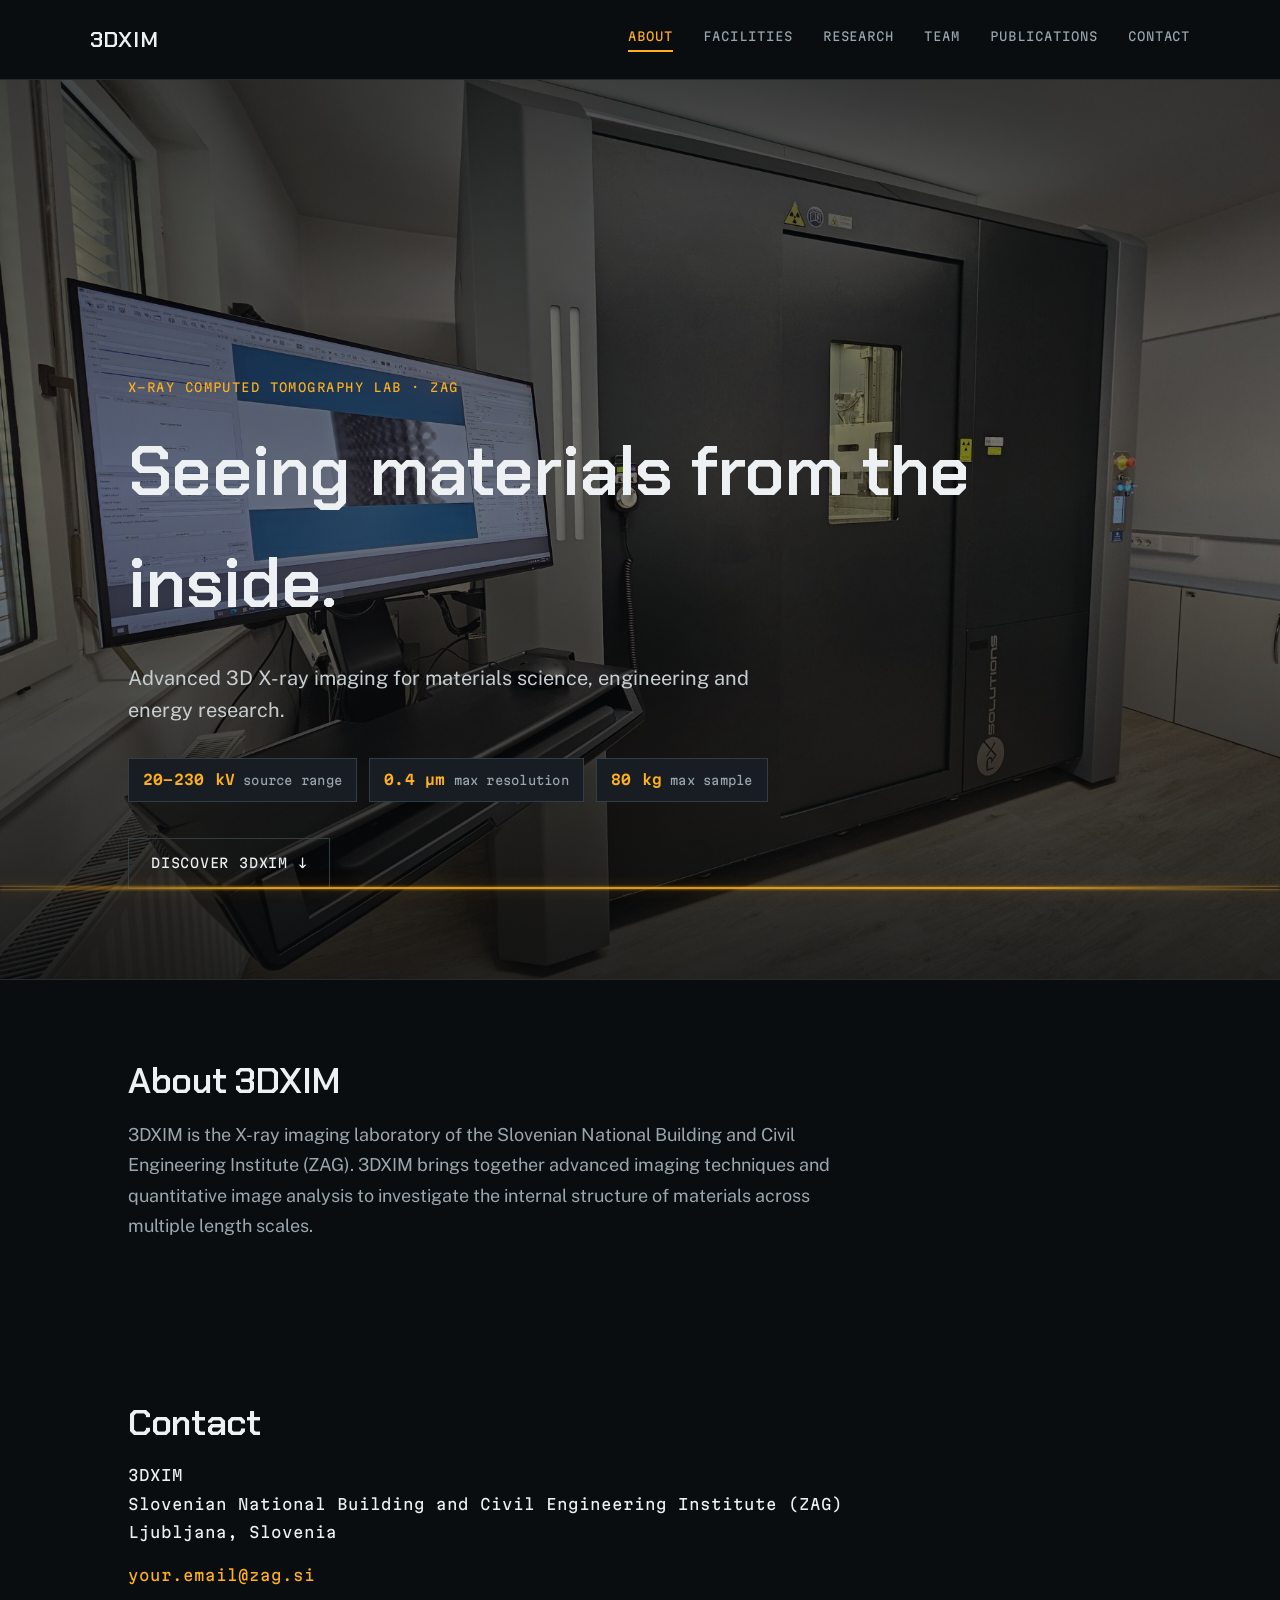
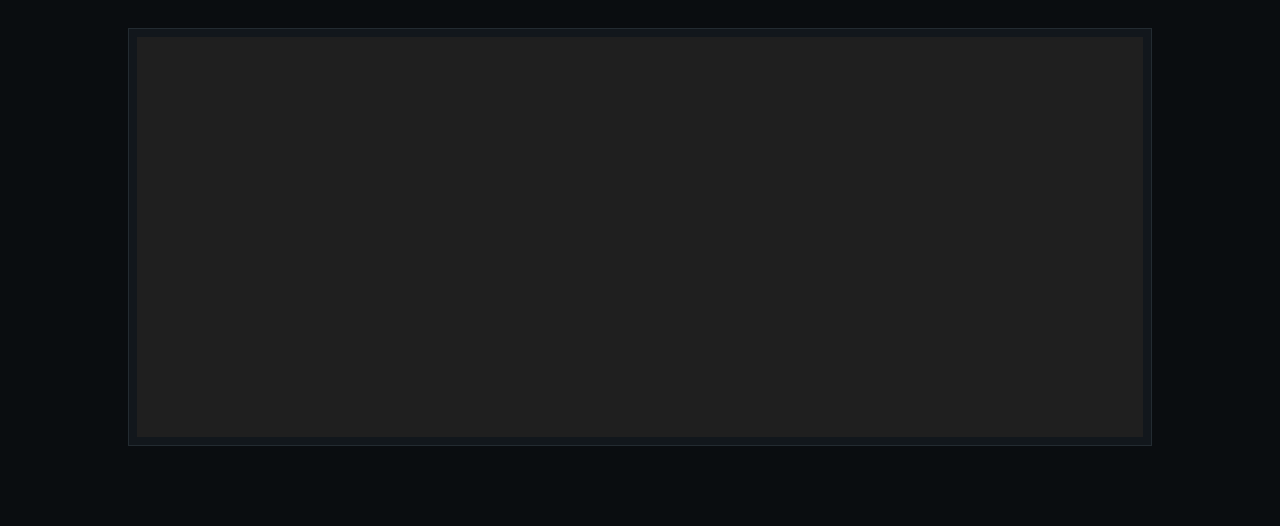
<file: index.html>
<!DOCTYPE html>
<html lang="en">
<head>
    <meta charset="UTF-8">
    <meta name="viewport" content="width=device-width, initial-scale=1.0">
    <title>3DXIM</title>

    <link rel="preconnect" href="https://fonts.googleapis.com">
    <link rel="preconnect" href="https://fonts.gstatic.com" crossorigin>
    <link href="https://fonts.googleapis.com/css2?family=Chakra+Petch:wght@400;500;600;700&family=Public+Sans:wght@400;500;600;700&family=Martian+Mono:wght@400;500;600&display=swap" rel="stylesheet">

    <link rel="stylesheet" href="styles.css">

    <style>
        header.hero-photo {
            position: relative;
            overflow: hidden;
            height: 100vh;
            min-height: 560px;
            background: linear-gradient(rgba(6,8,10,0.72), rgba(6,8,10,0.5) 45%, rgba(6,8,10,0.86)),
            url('ZAG-mikroXCT.jpg') center/cover no-repeat;
            color: var(--text);
            display: flex;
            flex-direction: column;
            justify-content: flex-end;
            padding: 0 10% 90px;
            border-bottom: 1px solid var(--line);
        }

        .scan-line {
            position: absolute;
            left: 0;
            right: 0;
            height: 2px;
            background: linear-gradient(90deg, transparent, var(--amber) 20%, var(--amber) 80%, transparent);
            box-shadow: 0 0 16px 2px var(--amber-soft), 0 0 3px var(--amber);
            opacity: 0.85;
            animation: scan-sweep 7s cubic-bezier(.65,0,.35,1) infinite;
        }

        @keyframes scan-sweep {
            0% { top: 10%; }
            50% { top: 88%; }
            100% { top: 10%; }
        }

        @media (prefers-reduced-motion: reduce) {
            .scan-line {
                animation: none;
                top: 50%;
            }
        }

        .hero-eyebrow {
            font-family: var(--font-mono);
            text-transform: uppercase;
            letter-spacing: 0.12em;
            font-size: 12px;
            color: var(--amber);
            margin-bottom: 18px;
        }

        header.hero-photo h1 {
            font-family: var(--font-display);
            font-weight: 600;
            letter-spacing: -0.01em;
            font-size: clamp(2.6rem, 6vw, 4.4rem);
            max-width: 880px;
            margin-bottom: 22px;
        }

        header.hero-photo p {
            font-size: 20px;
            color: #c7ced2;
            max-width: 640px;
            line-height: 1.6;
        }

        .hero-chips {
            display: flex;
            flex-wrap: wrap;
            gap: 12px;
            margin-top: 32px;
        }

        .hero-cta {
            margin-top: 36px;
            width: fit-content;
        }

        #about p,
        #contact p {
            max-width: 68ch;
            font-size: 18px;
            line-height: 1.7;
            color: var(--text-muted);
        }

        #contact .contact-block {
            font-family: var(--font-mono);
            font-size: 15px;
            color: var(--text);
            line-height: 1.9;
        }

        #contact .contact-email {
            margin-top: 16px;
            font-family: var(--font-mono);
            font-size: 15px;
            color: var(--amber);
        }

        #contact .map-frame {
            margin-top: 40px;
        }

        #contact iframe {
            display: block;
            width: 100%;
            height: 400px;
            border: 0;
            filter: grayscale(0.4) invert(0.92) contrast(0.9);
        }

        @media (max-width: 700px) {
            header.hero-photo {
                min-height: 520px;
                padding: 0 7% 60px;
            }

            .hero-chips {
                gap: 8px;
            }

            #contact iframe {
                height: 280px;
            }
        }

        @media (max-width: 420px) {
            header.hero-photo p {
                font-size: 17px;
            }

            .hero-eyebrow {
                font-size: 11px;
                margin-bottom: 14px;
            }
        }
    </style>
</head>

<body>

<nav>
    <div class="logo">
        <a href="index.html">3DXIM</a>
    </div>

    <div class="nav-links">
        <a href="index.html" class="active">About</a>
        <a href="facilities.html">Facilities</a>
        <a href="research.html">Research</a>
        <a href="team.html">Team</a>
        <a href="publications.html">Publications</a>
        <a href="#contact">Contact</a>
    </div>
</nav>

<header class="hero-photo">

    <div class="scan-line" aria-hidden="true"></div>

    <div class="hero-eyebrow">X-ray computed tomography lab · ZAG</div>

    <h1>Seeing materials from the inside.</h1>

    <p>
        Advanced 3D X-ray imaging for materials science,
        engineering and energy research.
    </p>

    <div class="hero-chips">
        <span class="chip"><strong>20–230 kV</strong> source range</span>
        <span class="chip"><strong>0.4 µm</strong> max resolution</span>
        <span class="chip"><strong>80 kg</strong> max sample</span>
    </div>

    <a href="#about" class="btn hero-cta">Discover 3DXIM ↓</a>

</header>

<section id="about">
    <h2 class="section-title">About 3DXIM</h2>

    <p>
        3DXIM is the X-ray imaging laboratory of the Slovenian National Building and Civil Engineering Institute (ZAG). 3DXIM brings together advanced imaging techniques and quantitative
        image analysis to investigate the internal structure of materials
        across multiple length scales.
    </p>
</section>
<section id="contact">
    <h2 class="section-title">Contact</h2>

    <p class="contact-block">
        3DXIM<br>
        Slovenian National Building and Civil Engineering Institute (ZAG)<br>
        Ljubljana, Slovenia
    </p>

    <p class="contact-email">
        your.email@zag.si
    </p>

    <div class="map-frame frame">
        <iframe
            title="Map of ZAG, Ljubljana, Slovenia"
            src="https://www.google.com/maps?q=Slovenian%20National%20Building%20and%20Civil%20Engineering%20Institute%20ZAG%20Ljubljana&output=embed"
            allowfullscreen=""
            loading="lazy">
        </iframe>
    </div>
</section>
</body>
</html>
</file>
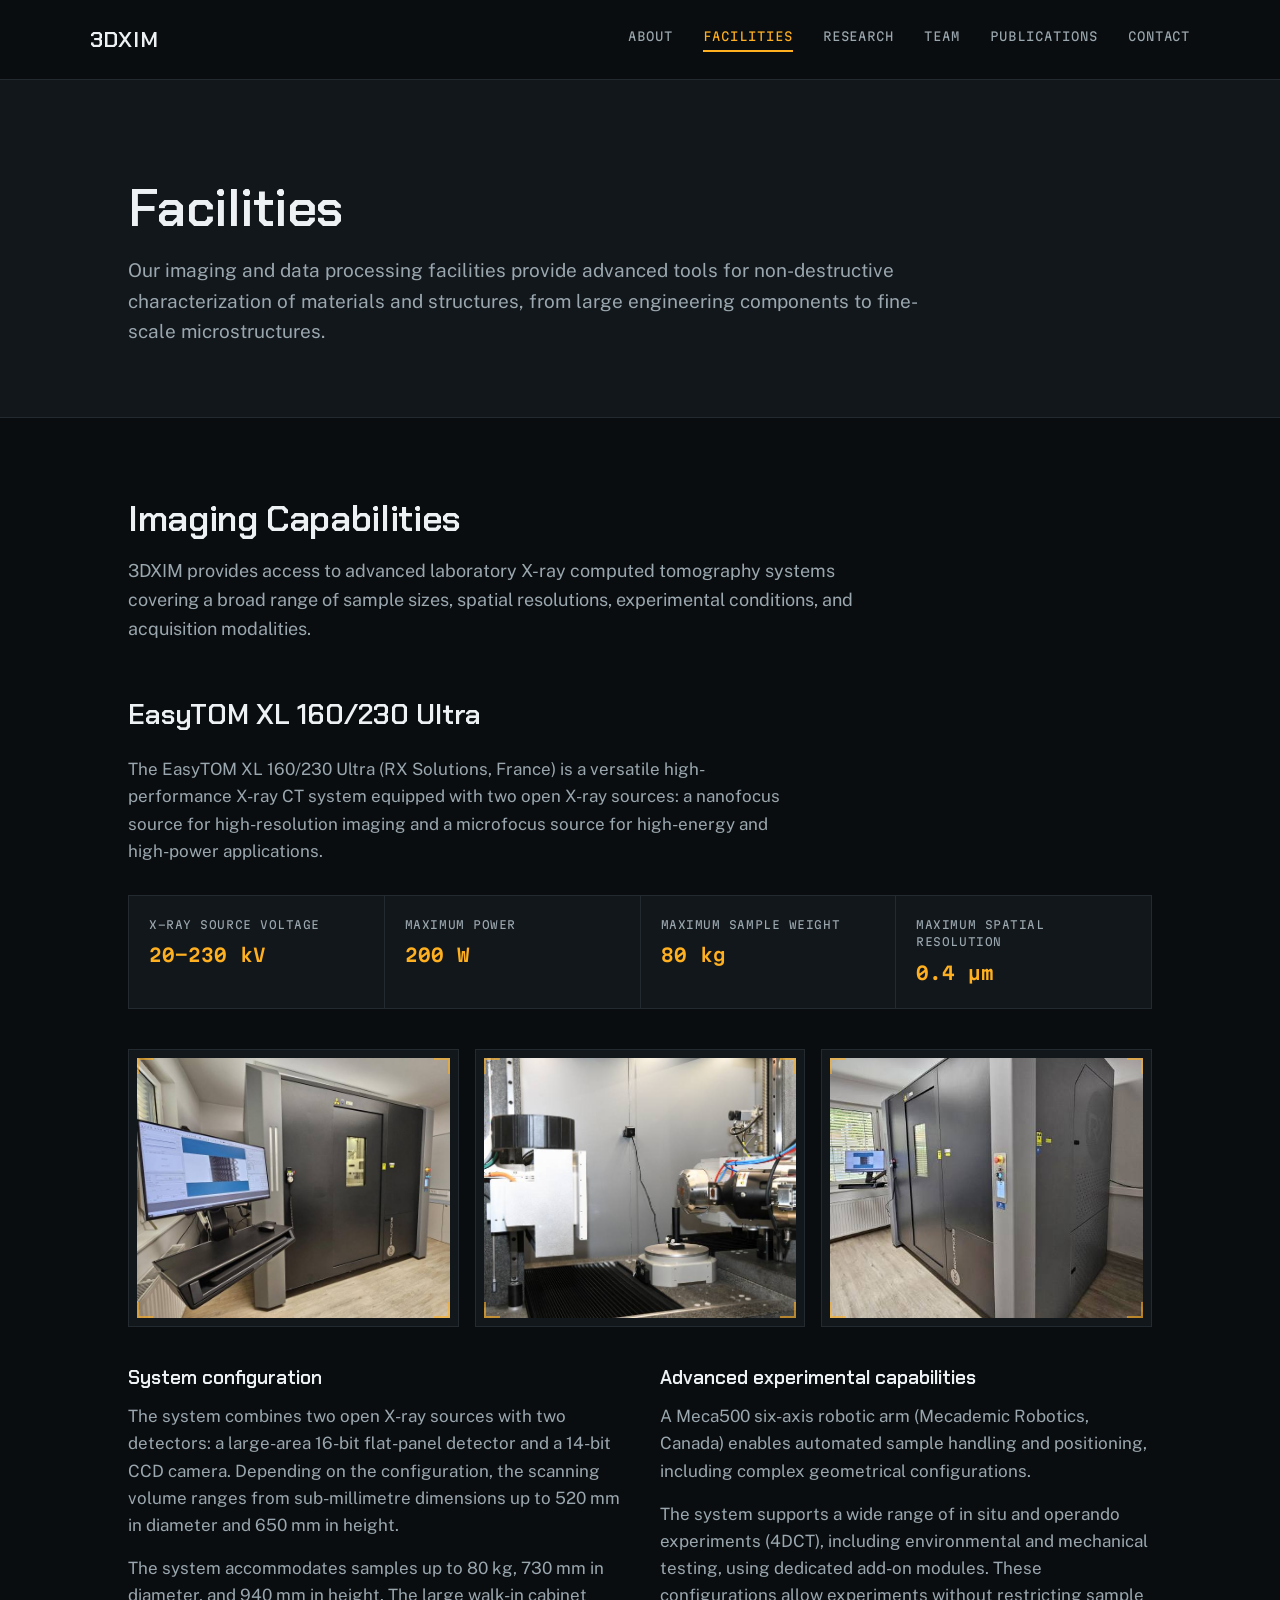
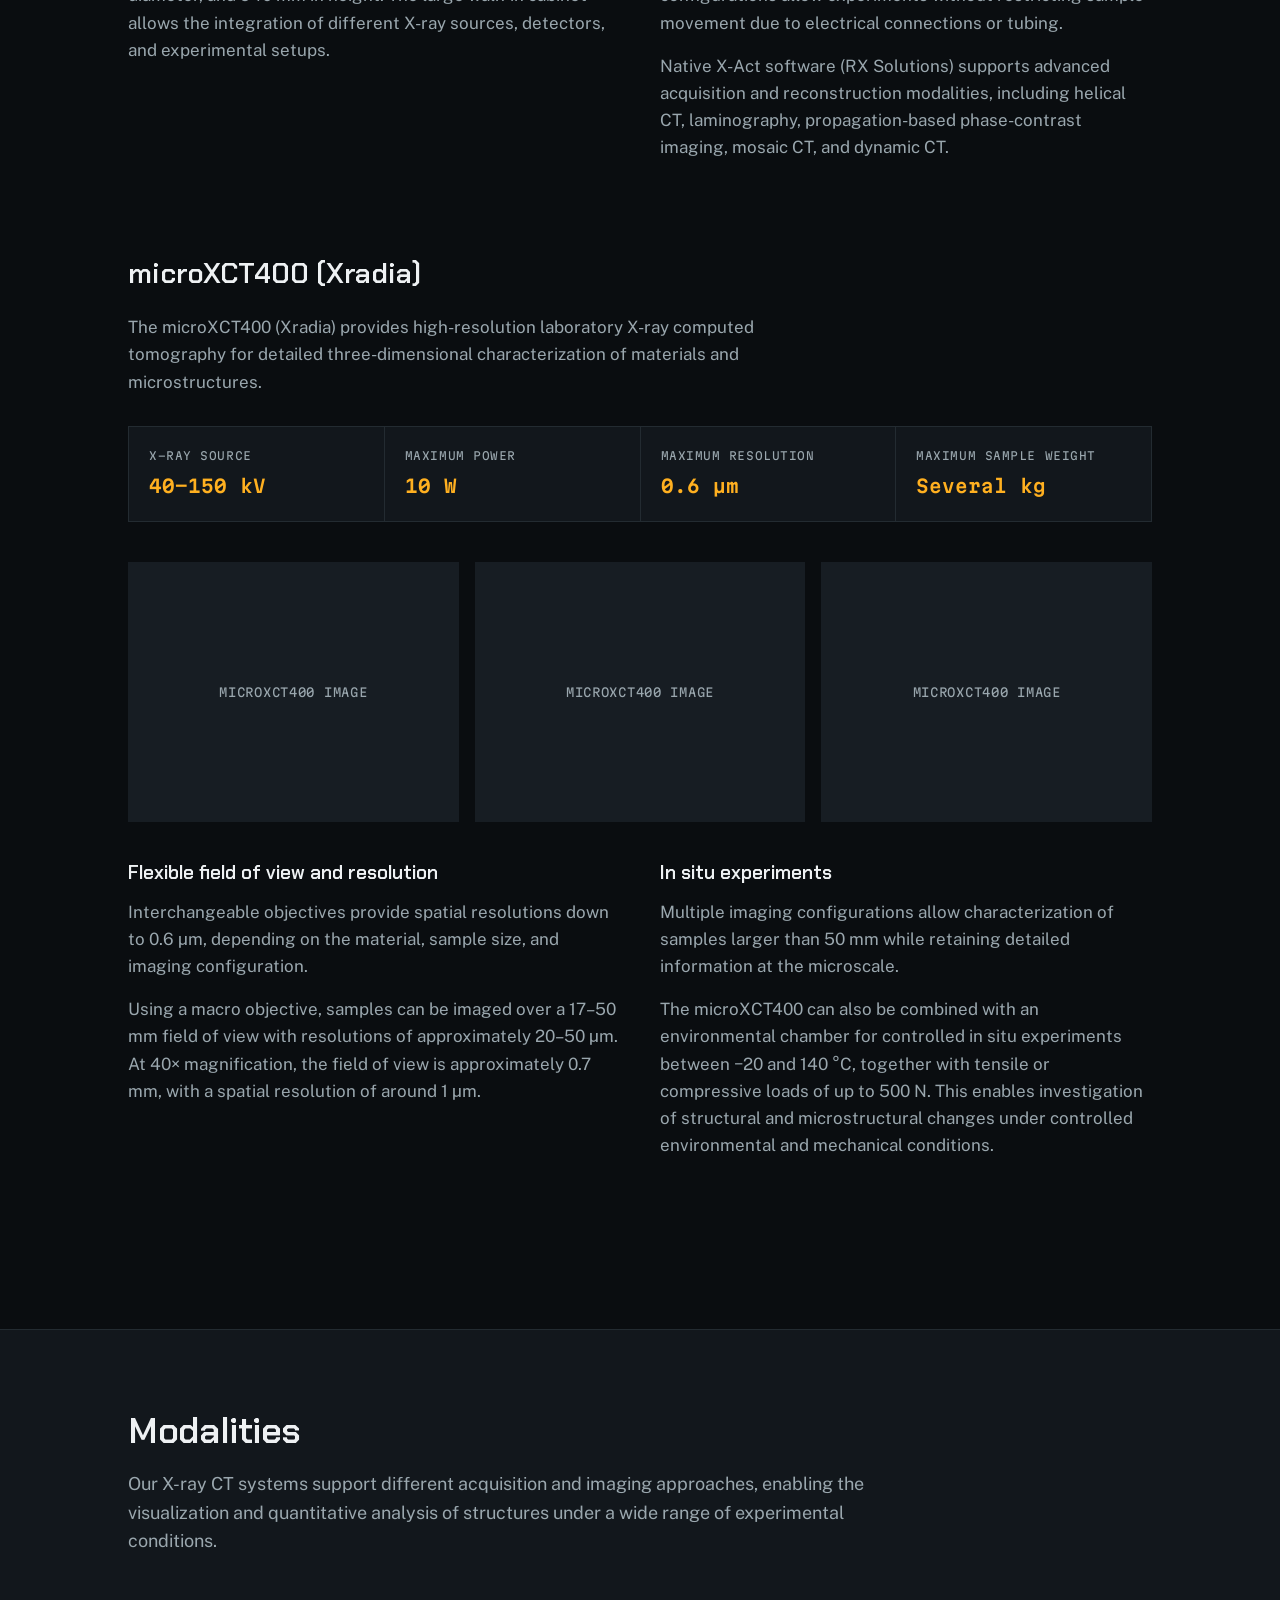
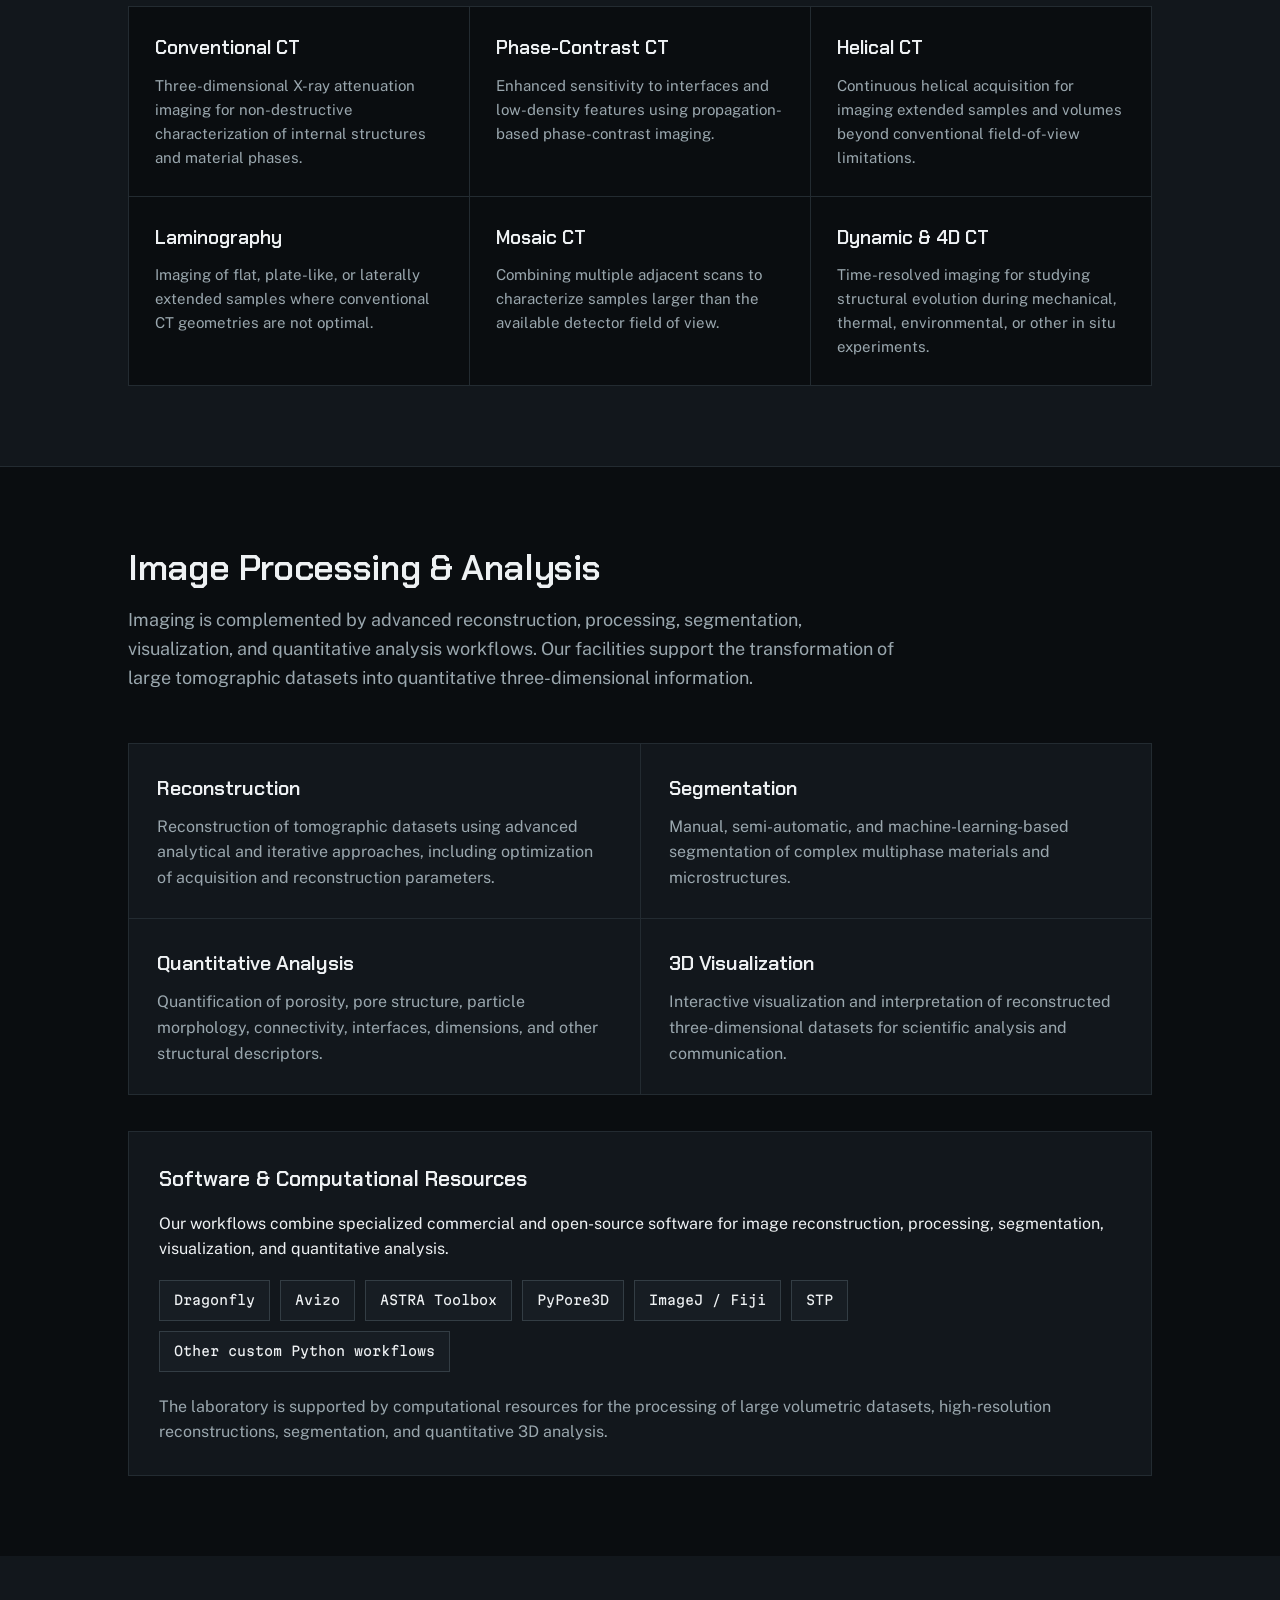
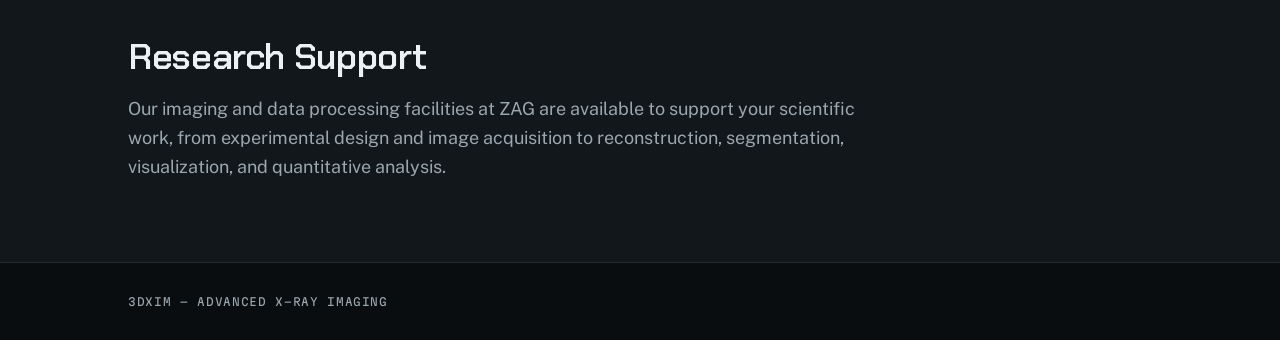
<file: facilities.html>
<!DOCTYPE html>
<html lang="en">
<head>
    <meta charset="UTF-8">
    <meta name="viewport" content="width=device-width, initial-scale=1.0">

    <title>Facilities | 3DXIM</title>

    <link rel="preconnect" href="https://fonts.googleapis.com">
    <link rel="preconnect" href="https://fonts.gstatic.com" crossorigin>
    <link href="https://fonts.googleapis.com/css2?family=Chakra+Petch:wght@400;500;600;700&family=Public+Sans:wght@400;500;600;700&family=Martian+Mono:wght@400;500;600&display=swap" rel="stylesheet">

    <link rel="stylesheet" href="styles.css">

    <style>
        .subsection-title {
            font-family: var(--font-display);
            font-weight: 600;
            font-size: 28px;
            margin-bottom: 18px;
        }

        .equipment {
            margin-bottom: 90px;
        }

        .equipment-header {
            margin-bottom: 28px;
        }

        .equipment-header p {
            max-width: 68ch;
            color: var(--text-muted);
            font-size: 17px;
        }

        .spec-grid {
            display: grid;
            grid-template-columns: repeat(4, 1fr);
            gap: 1px;
            background: var(--line);
            border: 1px solid var(--line);
            margin: 30px 0 40px;
        }

        .spec {
            background: var(--bg-panel);
            padding: 20px;
        }

        .spec strong {
            display: block;
            font-family: var(--font-mono);
            text-transform: uppercase;
            font-size: 11px;
            letter-spacing: 0.05em;
            margin-bottom: 8px;
            color: var(--text-muted);
            font-weight: normal;
        }

        .spec span {
            font-family: var(--font-mono);
            font-size: 18px;
            font-weight: 600;
            color: var(--amber);
        }

        .image-grid {
            display: grid;
            grid-template-columns: repeat(3, 1fr);
            gap: 16px;
            margin: 30px 0 36px;
        }

        .image-grid .frame img {
            height: 260px;
            object-fit: cover;
        }

        .image-grid .placeholder {
            height: 260px;
            display: flex;
            align-items: center;
            justify-content: center;
            font-family: var(--font-mono);
            text-transform: uppercase;
            font-size: 12px;
            letter-spacing: 0.06em;
            color: var(--text-muted);
            background: var(--bg-panel-alt);
        }

        .text-columns {
            display: grid;
            grid-template-columns: repeat(2, 1fr);
            gap: 40px;
        }

        .text-columns p {
            color: var(--text-muted);
            font-size: 17px;
        }

        .text-columns h3 {
            font-family: var(--font-display);
            font-weight: 600;
            font-size: 19px;
            margin-bottom: 10px;
        }

        .modalities {
            background: var(--bg-panel);
            border-top: 1px solid var(--line);
            border-bottom: 1px solid var(--line);
        }

        .modality-grid {
            display: grid;
            grid-template-columns: repeat(3, 1fr);
            gap: 1px;
            background: var(--line);
            border: 1px solid var(--line);
            margin-top: 40px;
        }

        .modality {
            background: var(--bg);
            padding: 26px;
        }

        .modality h3 {
            font-family: var(--font-display);
            font-weight: 600;
            font-size: 19px;
            margin-bottom: 10px;
        }

        .modality p {
            color: var(--text-muted);
            font-size: 15px;
        }

        .processing-grid {
            display: grid;
            grid-template-columns: repeat(2, 1fr);
            gap: 1px;
            background: var(--line);
            border: 1px solid var(--line);
            margin-top: 36px;
        }

        .processing-card {
            background: var(--bg-panel);
            padding: 28px;
        }

        .processing-card h3 {
            font-family: var(--font-display);
            font-weight: 600;
            font-size: 20px;
            margin-bottom: 10px;
        }

        .processing-card p {
            color: var(--text-muted);
        }

        .software {
            margin-top: 36px;
            padding: 30px;
            background: var(--bg-panel);
            border: 1px solid var(--line);
        }

        .software h3 {
            font-family: var(--font-display);
            font-weight: 600;
            font-size: 21px;
            margin-bottom: 15px;
        }

        .software-list {
            display: flex;
            flex-wrap: wrap;
            gap: 10px;
            margin-top: 18px;
        }

        .software-list span {
            font-family: var(--font-mono);
            font-size: 13px;
            background: var(--bg-panel-alt);
            border: 1px solid var(--line-strong);
            padding: 9px 14px;
        }

        .support {
            background: var(--bg-panel);
        }

        .support p {
            max-width: 70ch;
            color: var(--text-muted);
            font-size: 18px;
        }

        @media (max-width: 900px) {
            .spec-grid {
                grid-template-columns: repeat(2, 1fr);
            }

            .modality-grid {
                grid-template-columns: repeat(2, 1fr);
            }

            .image-grid {
                grid-template-columns: 1fr;
            }

            .image-grid .frame img,
            .image-grid .placeholder {
                height: auto;
                min-height: 220px;
            }
        }

        @media (max-width: 700px) {
            .subsection-title {
                font-size: 24px;
            }

            .spec-grid,
            .modality-grid,
            .processing-grid,
            .text-columns {
                grid-template-columns: 1fr;
            }

            .software-list {
                gap: 8px;
            }

            .software {
                padding: 22px;
            }
        }

        @media (max-width: 420px) {
            .subsection-title {
                font-size: 21px;
            }

            .spec {
                padding: 16px;
            }

            .spec span {
                font-size: 16px;
            }

            .software-list span {
                font-size: 12px;
                padding: 7px 11px;
            }
        }
    </style>
</head>

<body>

<nav>
    <div class="logo">
        <a href="index.html">3DXIM</a>
    </div>

    <div class="nav-links">
        <a href="index.html">About</a>
        <a href="facilities.html" class="active">Facilities</a>
        <a href="research.html">Research</a>
        <a href="team.html">Team</a>
        <a href="publications.html">Publications</a>
        <a href="index.html#contact">Contact</a>
    </div>
</nav>

<div class="hero">
    <h1>Facilities</h1>

    <p>
        Our imaging and data processing facilities provide advanced tools
        for non-destructive characterization of materials and structures,
        from large engineering components to fine-scale microstructures.
    </p>
</div>


<!-- IMAGING CAPABILITIES -->

<section>
    <h2 class="section-title">Imaging Capabilities</h2>

    <p class="section-intro">
        3DXIM provides access to advanced laboratory X-ray computed tomography
        systems covering a broad range of sample sizes, spatial resolutions,
        experimental conditions, and acquisition modalities.
    </p>


    <!-- EASYTOM -->

    <div class="equipment">

        <div class="equipment-header">
            <h2 class="subsection-title">EasyTOM XL 160/230 Ultra</h2>

            <p>
                The EasyTOM XL 160/230 Ultra (RX Solutions, France) is a
                versatile high-performance X-ray CT system equipped with two
                open X-ray sources: a nanofocus source for high-resolution
                imaging and a microfocus source for high-energy and high-power
                applications.
            </p>
        </div>

        <div class="spec-grid">

            <div class="spec">
                <strong>X-ray source voltage</strong>
                <span>20–230 kV</span>
            </div>

            <div class="spec">
                <strong>Maximum power</strong>
                <span>200 W</span>
            </div>

            <div class="spec">
                <strong>Maximum sample weight</strong>
                <span>80 kg</span>
            </div>

            <div class="spec">
                <strong>Maximum spatial resolution</strong>
                <span>0.4 µm</span>
            </div>

        </div>

        <div class="image-grid">
            <div class="frame"><img src="EasyTom_1.jpeg" alt="EasyTOM X-ray CT system"></div>
            <div class="frame"><img src="EasyTom_2.jpeg" alt="EasyTOM X-ray sources and detector"></div>
            <div class="frame"><img src="EasyTom_3.jpeg" alt="EasyTOM CT scanner and control station"></div>
        </div>

        <div class="text-columns">

            <div>
                <h3>System configuration</h3>

                <p>
                    The system combines two open X-ray sources with two detectors:
                    a large-area 16-bit flat-panel detector and a 14-bit CCD camera.
                    Depending on the configuration, the scanning volume ranges from
                    sub-millimetre dimensions up to 520 mm in diameter and 650 mm
                    in height.
                </p>

                <p style="margin-top: 16px;">
                    The system accommodates samples up to 80 kg, 730 mm in diameter,
                    and 940 mm in height. The large walk-in cabinet allows the
                    integration of different X-ray sources, detectors, and
                    experimental setups.
                </p>
            </div>

            <div>
                <h3>Advanced experimental capabilities</h3>

                <p>
                    A Meca500 six-axis robotic arm (Mecademic Robotics, Canada)
                    enables automated sample handling and positioning, including
                    complex geometrical configurations.
                </p>

                <p style="margin-top: 16px;">
                    The system supports a wide range of in situ and operando
                    experiments (4DCT), including environmental and mechanical
                    testing, using dedicated add-on modules. These configurations
                    allow experiments without restricting sample movement due to
                    electrical connections or tubing.
                </p>

                <p style="margin-top: 16px;">
                    Native X-Act software (RX Solutions) supports advanced
                    acquisition and reconstruction modalities, including helical CT,
                    laminography, propagation-based phase-contrast imaging,
                    mosaic CT, and dynamic CT.
                </p>
            </div>

        </div>

    </div>


    <!-- MICROXCT400 -->

    <div class="equipment">

        <div class="equipment-header">
            <h2 class="subsection-title">microXCT400 (Xradia)</h2>

            <p>
                The microXCT400 (Xradia) provides high-resolution laboratory X-ray
                computed tomography for detailed three-dimensional characterization
                of materials and microstructures.
            </p>
        </div>

        <div class="spec-grid">

            <div class="spec">
                <strong>X-ray source</strong>
                <span>40–150 kV</span>
            </div>

            <div class="spec">
                <strong>Maximum power</strong>
                <span>10 W</span>
            </div>

            <div class="spec">
                <strong>Maximum resolution</strong>
                <span>0.6 µm</span>
            </div>

            <div class="spec">
                <strong>Maximum sample weight</strong>
                <span>Several kg</span>
            </div>

        </div>

        <div class="image-grid">
            <!-- Replace these placeholders with your three microXCT400 images -->
            <div class="placeholder">Microxct400 Image</div>
            <div class="placeholder">Microxct400 Image</div>
            <div class="placeholder">Microxct400 Image</div>
        </div>

        <div class="text-columns">

            <div>
                <h3>Flexible field of view and resolution</h3>

                <p>
                    Interchangeable objectives provide spatial resolutions down to
                    0.6 µm, depending on the material, sample size, and imaging
                    configuration.
                </p>

                <p style="margin-top: 16px;">
                    Using a macro objective, samples can be imaged over a
                    17–50 mm field of view with resolutions of approximately
                    20–50 µm. At 40× magnification, the field of view is
                    approximately 0.7 mm, with a spatial resolution of around 1 µm.
                </p>
            </div>

            <div>
                <h3>In situ experiments</h3>

                <p>
                    Multiple imaging configurations allow characterization of
                    samples larger than 50 mm while retaining detailed information
                    at the microscale.
                </p>

                <p style="margin-top: 16px;">
                    The microXCT400 can also be combined with an environmental
                    chamber for controlled in situ experiments between −20 and
                    140 °C, together with tensile or compressive loads of up to
                    500 N. This enables investigation of structural and
                    microstructural changes under controlled environmental and
                    mechanical conditions.
                </p>
            </div>

        </div>

    </div>

</section>


<!-- MODALITIES -->

<section class="modalities">

    <h2 class="section-title">Modalities</h2>

    <p class="section-intro">
        Our X-ray CT systems support different acquisition and imaging
        approaches, enabling the visualization and quantitative analysis of
        structures under a wide range of experimental conditions.
    </p>

    <div class="modality-grid">

        <div class="modality">
            <h3>Conventional CT</h3>
            <p>
                Three-dimensional X-ray attenuation imaging for non-destructive
                characterization of internal structures and material phases.
            </p>
        </div>

        <div class="modality">
            <h3>Phase-Contrast CT</h3>
            <p>
                Enhanced sensitivity to interfaces and low-density features
                using propagation-based phase-contrast imaging.
            </p>
        </div>

        <div class="modality">
            <h3>Helical CT</h3>
            <p>
                Continuous helical acquisition for imaging extended samples
                and volumes beyond conventional field-of-view limitations.
            </p>
        </div>

        <div class="modality">
            <h3>Laminography</h3>
            <p>
                Imaging of flat, plate-like, or laterally extended samples where
                conventional CT geometries are not optimal.
            </p>
        </div>

        <div class="modality">
            <h3>Mosaic CT</h3>
            <p>
                Combining multiple adjacent scans to characterize samples larger
                than the available detector field of view.
            </p>
        </div>

        <div class="modality">
            <h3>Dynamic & 4D CT</h3>
            <p>
                Time-resolved imaging for studying structural evolution during
                mechanical, thermal, environmental, or other in situ experiments.
            </p>
        </div>

    </div>

</section>


<!-- IMAGE PROCESSING -->

<section>

    <h2 class="section-title">Image Processing &amp; Analysis</h2>

    <p class="section-intro">
        Imaging is complemented by advanced reconstruction, processing,
        segmentation, visualization, and quantitative analysis workflows.
        Our facilities support the transformation of large tomographic datasets
        into quantitative three-dimensional information.
    </p>

    <div class="processing-grid">

        <div class="processing-card">
            <h3>Reconstruction</h3>
            <p>
                Reconstruction of tomographic datasets using advanced
                analytical and iterative approaches, including optimization
                of acquisition and reconstruction parameters.
            </p>
        </div>

        <div class="processing-card">
            <h3>Segmentation</h3>
            <p>
                Manual, semi-automatic, and machine-learning-based segmentation
                of complex multiphase materials and microstructures.
            </p>
        </div>

        <div class="processing-card">
            <h3>Quantitative Analysis</h3>
            <p>
                Quantification of porosity, pore structure, particle morphology,
                connectivity, interfaces, dimensions, and other structural
                descriptors.
            </p>
        </div>

        <div class="processing-card">
            <h3>3D Visualization</h3>
            <p>
                Interactive visualization and interpretation of reconstructed
                three-dimensional datasets for scientific analysis and
                communication.
            </p>
        </div>

    </div>

    <div class="software">

        <h3>Software &amp; Computational Resources</h3>

        <p>
            Our workflows combine specialized commercial and open-source
            software for image reconstruction, processing, segmentation,
            visualization, and quantitative analysis.
        </p>

        <div class="software-list">
            <span>Dragonfly</span>
            <span>Avizo</span>
            <span>ASTRA Toolbox</span>
            <span>PyPore3D</span>
            <span>ImageJ / Fiji</span>
            <span>STP</span>
            <span>Other custom Python workflows</span>
        </div>

        <p style="margin-top: 22px; color: var(--text-muted);">
            The laboratory is supported by computational resources for the
            processing of large volumetric datasets, high-resolution
            reconstructions, segmentation, and quantitative 3D analysis.
        </p>

    </div>

</section>


<!-- SUPPORT -->

<section class="support">

    <h2 class="section-title">Research Support</h2>

    <p>
        Our imaging and data processing facilities at ZAG are available to
        support your scientific work, from experimental design and image
        acquisition to reconstruction, segmentation, visualization, and
        quantitative analysis.
    </p>

</section>


<footer>
    3DXIM — Advanced X-ray Imaging
</footer>

</body>
</html>
</file>
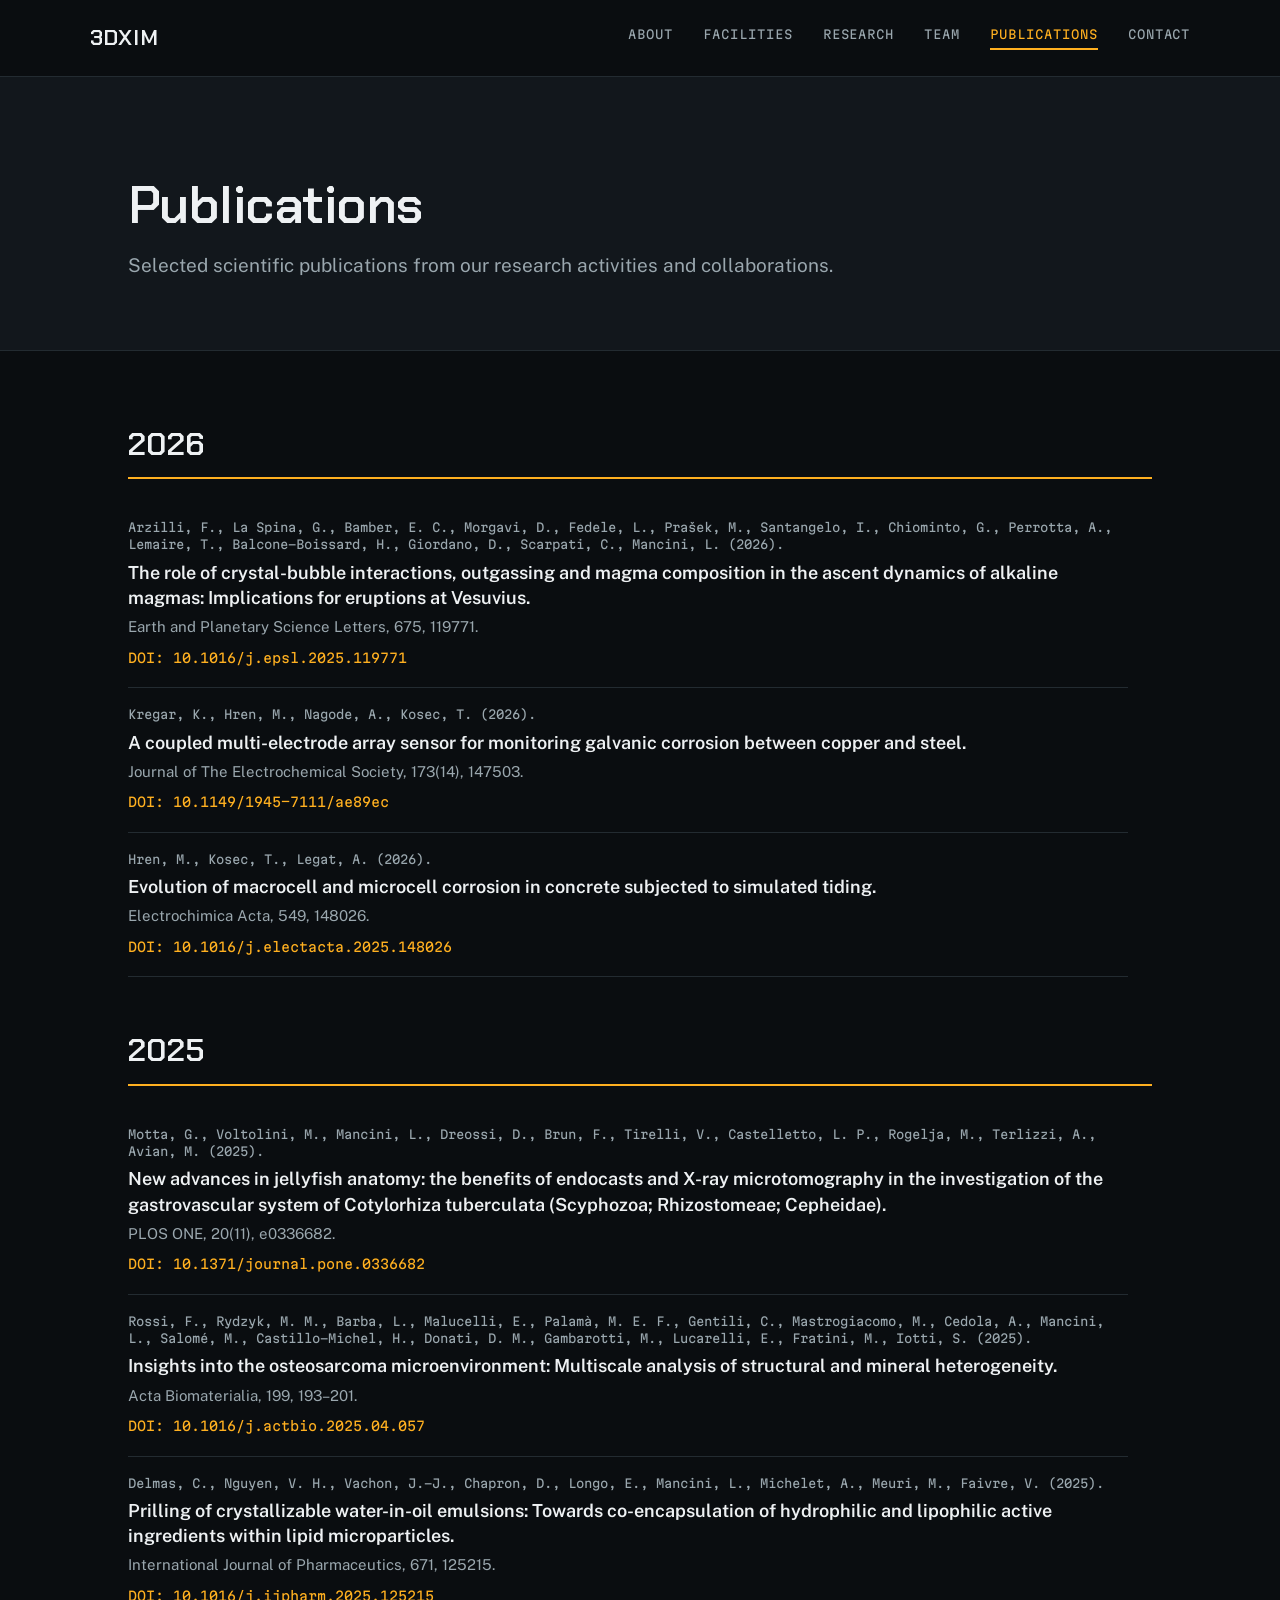
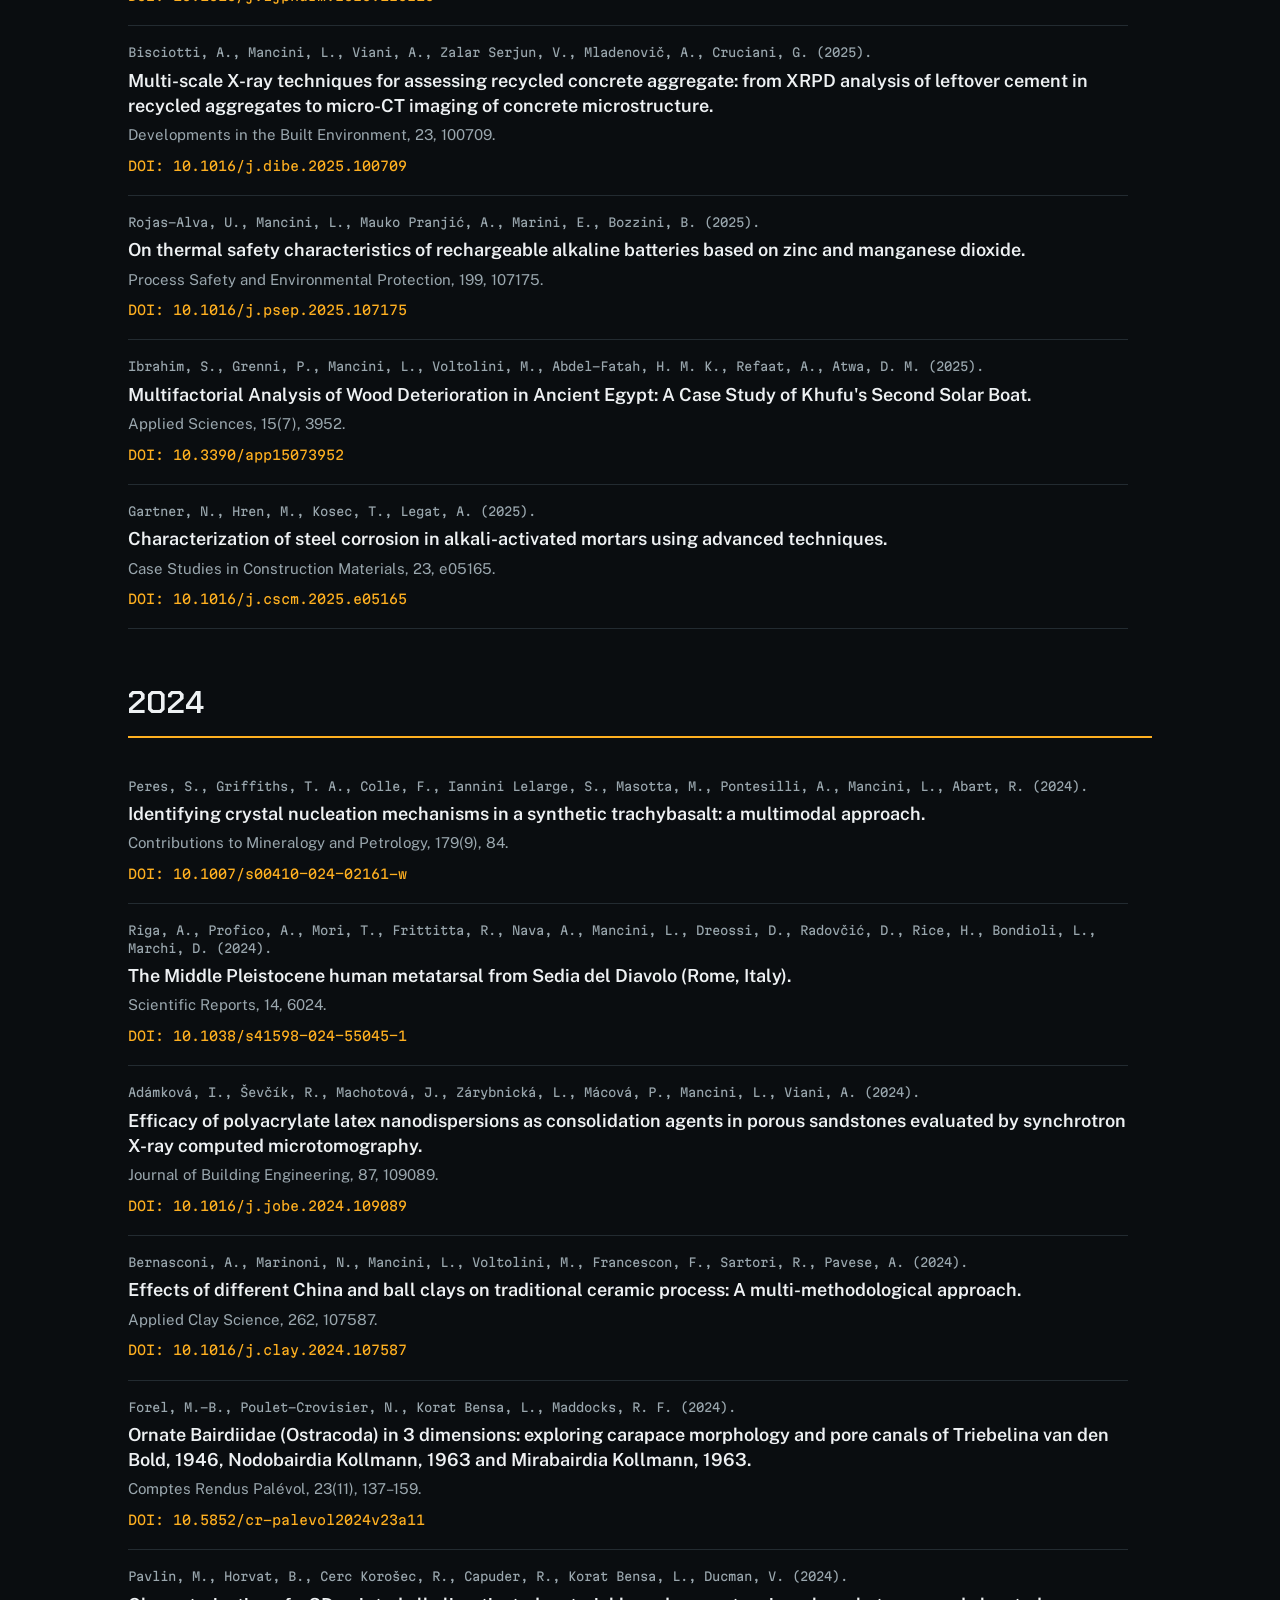
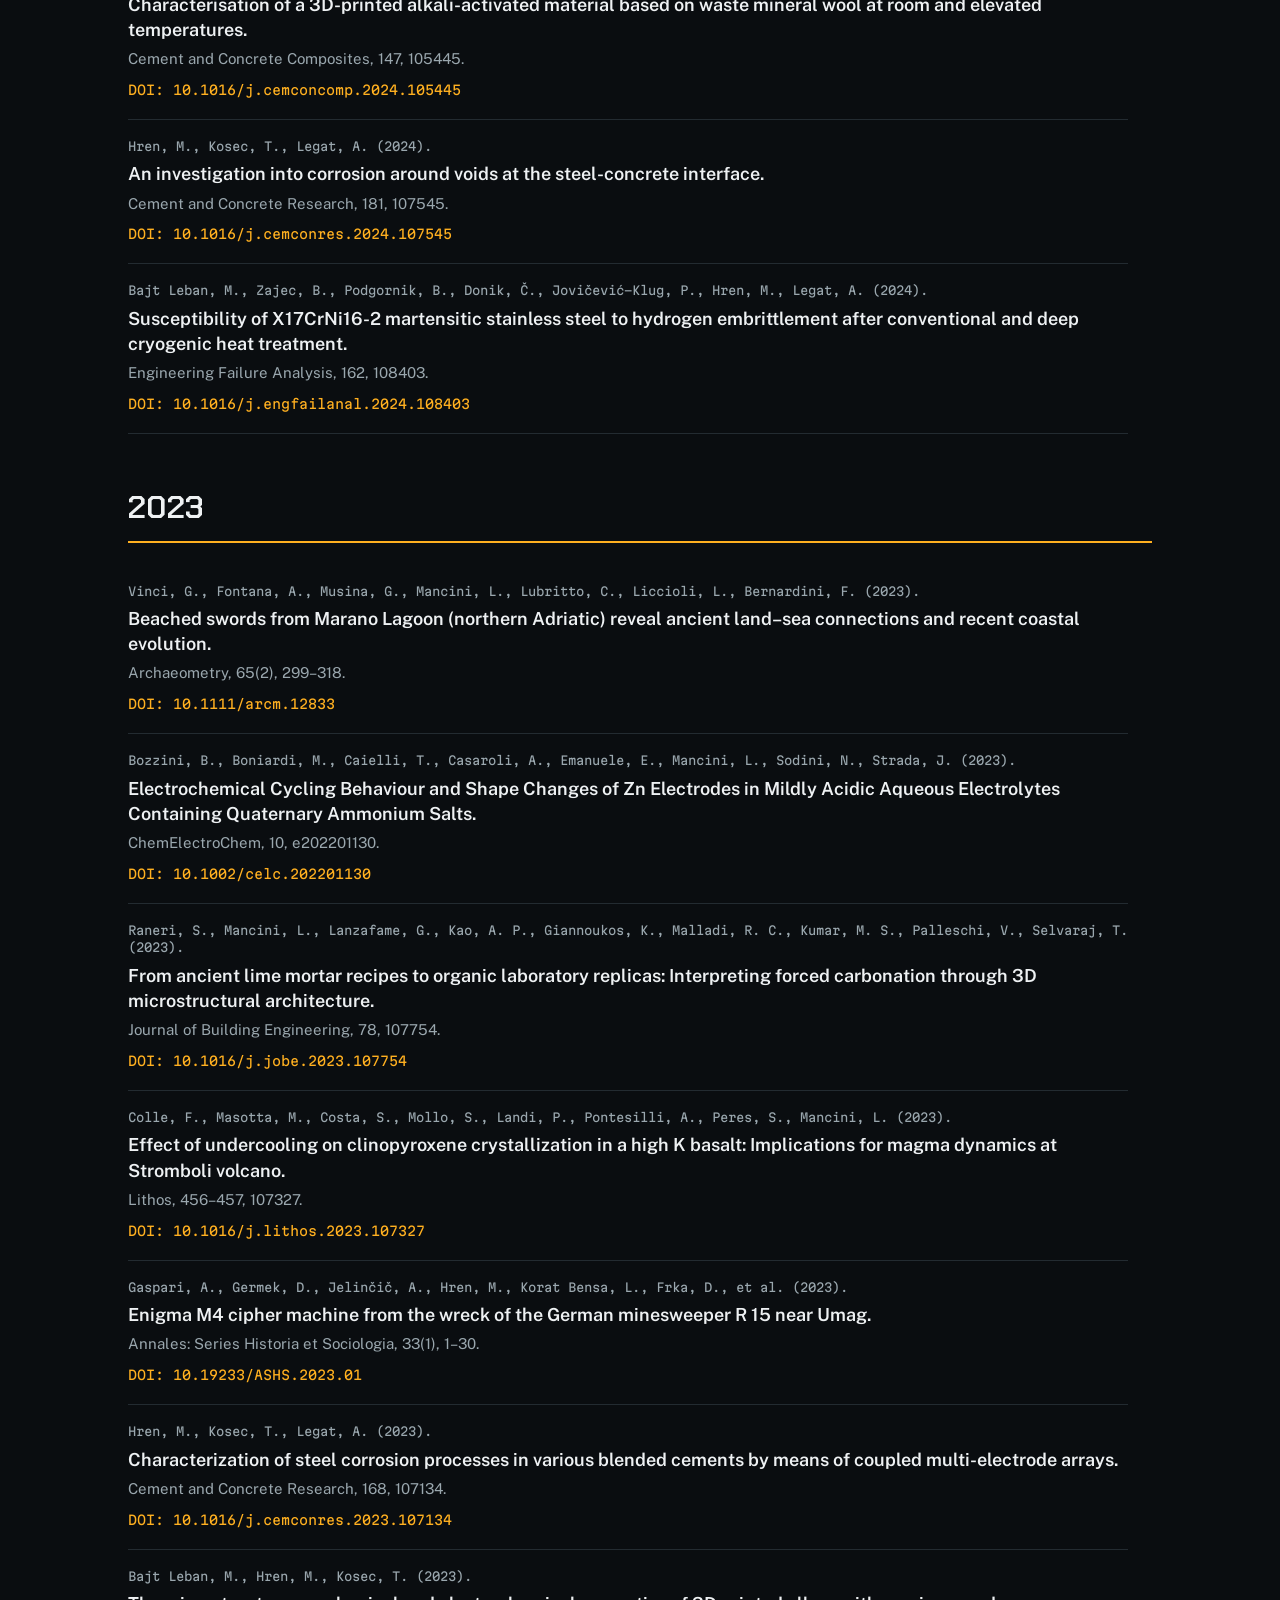
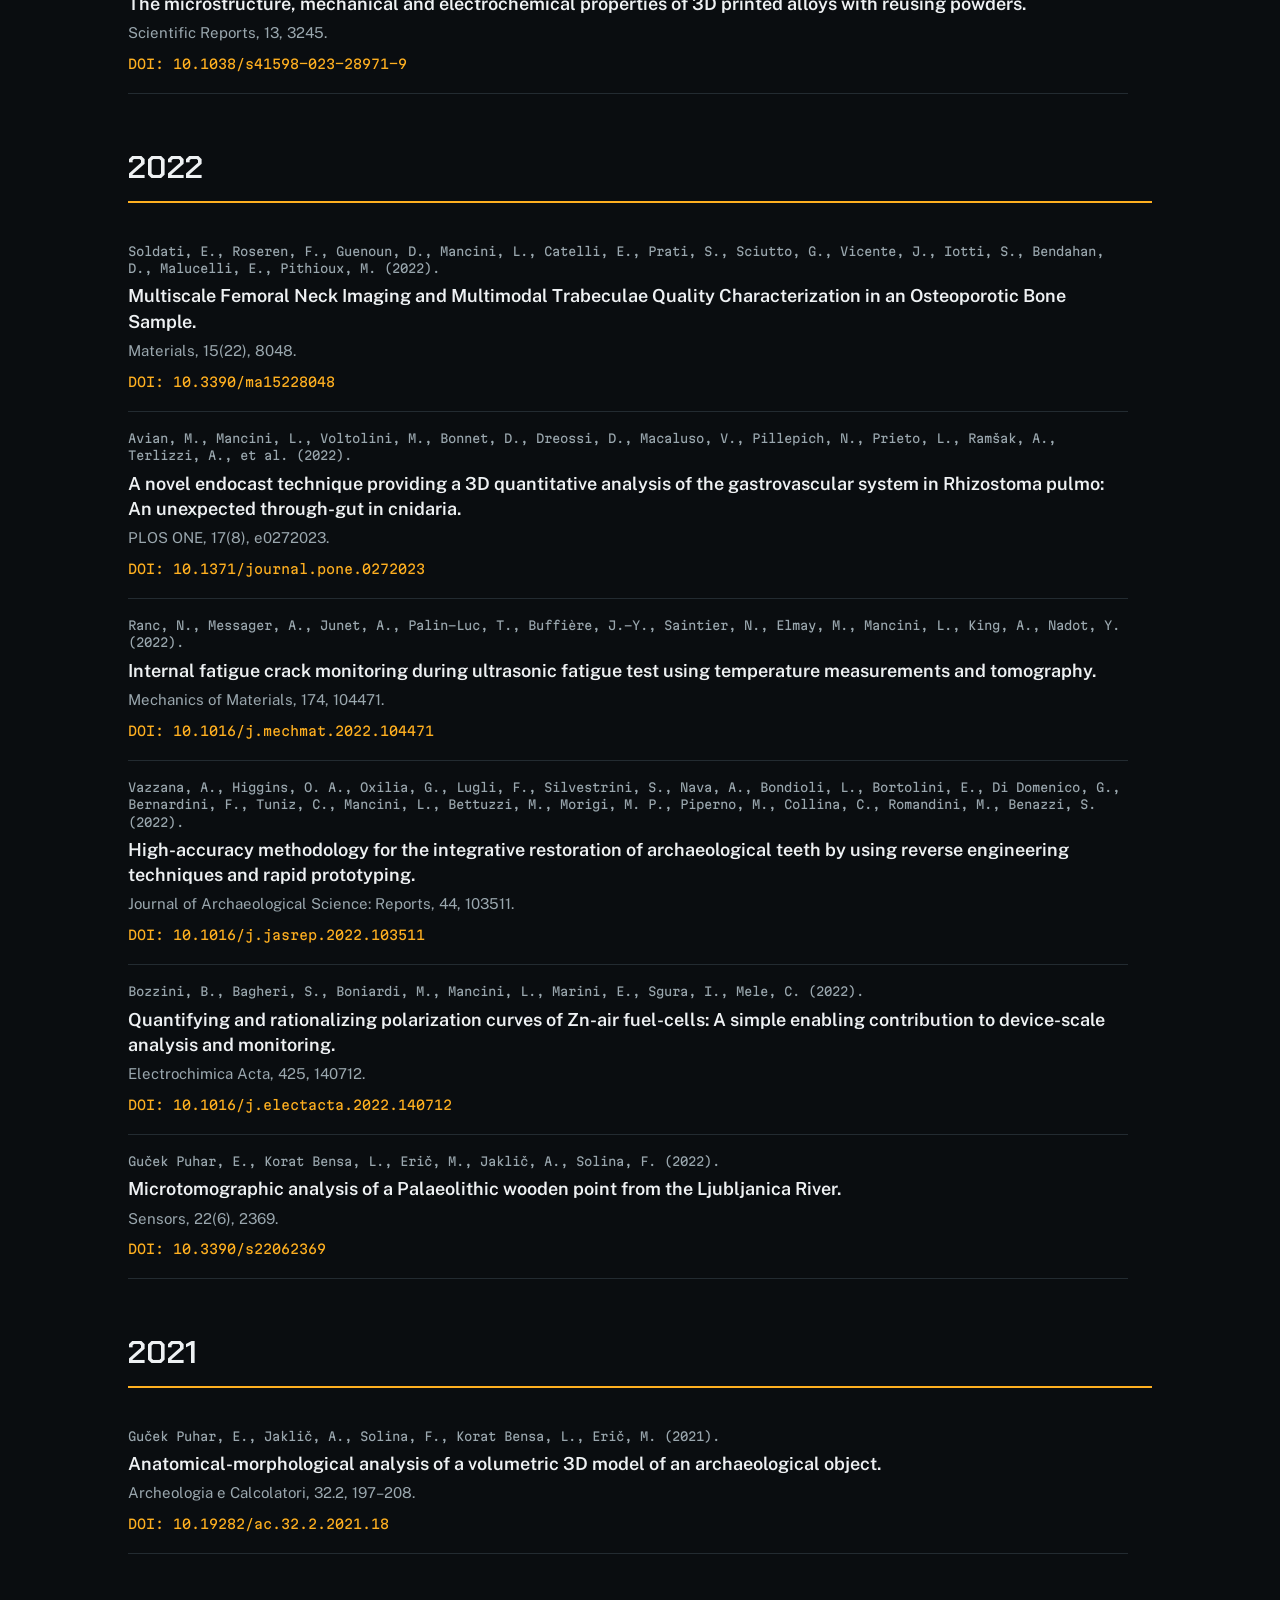
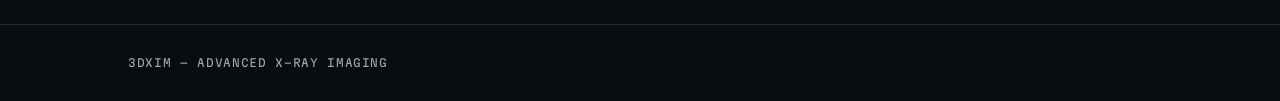
<file: publications.html>
<!DOCTYPE html>
<html lang="en">
<head>
    <meta charset="UTF-8">
    <meta name="viewport" content="width=device-width, initial-scale=1.0">

    <title>Publications | 3DXIM</title>

    <link rel="preconnect" href="https://fonts.googleapis.com">
    <link rel="preconnect" href="https://fonts.gstatic.com" crossorigin>
    <link href="https://fonts.googleapis.com/css2?family=Chakra+Petch:wght@400;500;600;700&family=Public+Sans:wght@400;500;600;700&family=Martian+Mono:wght@400;500;600&display=swap" rel="stylesheet">

    <link rel="stylesheet" href="styles.css">

    <style>
        body {
            line-height: 1.45;
        }

        section {
            padding: 70px 10%;
        }

        .year {
            font-family: var(--font-display);
            font-weight: 600;
            font-size: 32px;
            margin-bottom: 22px;
            padding-bottom: 10px;
            border-bottom: 2px solid var(--amber);
        }

        .publication {
            padding: 18px 0;
            border-bottom: 1px solid var(--line);
            max-width: 1000px;
        }

        .authors {
            font-family: var(--font-mono);
            font-size: 12px;
            color: var(--text-muted);
            margin-bottom: 6px;
        }

        .title {
            font-size: 18px;
            font-weight: 600;
            margin-bottom: 6px;
            line-height: 1.4;
        }

        .journal {
            color: var(--text-muted);
            font-size: 15px;
            margin-bottom: 8px;
        }

        .doi a {
            font-family: var(--font-mono);
            color: var(--amber);
            text-decoration: none;
            font-size: 13px;
        }

        .doi a:hover {
            text-decoration: underline;
        }

        @media (max-width: 700px) {

            .nav-links {
                flex-wrap: wrap;
                gap: 8px 0;
            }

            section {
                padding: 55px 7%;
            }

            .year {
                font-size: 26px;
            }

            .title {
                font-size: 17px;
            }
        }

        @media (max-width: 420px) {
            section {
                padding: 44px 6%;
            }

            .year {
                font-size: 22px;
            }

            .title {
                font-size: 16px;
            }

            .authors,
            .journal {
                font-size: 13px;
            }
        }
    </style>
</head>

<body>

<nav>
    <div class="logo">
        <a href="index.html">3DXIM</a>
    </div>

    <div class="nav-links">
        <a href="index.html">About</a>
        <a href="facilities.html">Facilities</a>
        <a href="research.html">Research</a>
        <a href="team.html">Team</a>
        <a href="publications.html" class="active">Publications</a>
        <a href="index.html#contact">Contact</a>
    </div>
</nav>

<div class="hero">
    <h1>Publications</h1>

    <p>
        Selected scientific publications from our research activities
        and collaborations.
    </p>
</div>

<section>

    <h2 class="year">2026</h2>

    <div class="publication">
        <div class="authors">
            Arzilli, F., La Spina, G., Bamber, E. C., Morgavi, D., Fedele, L., Prašek, M., Santangelo, I., Chiominto, G., Perrotta, A., Lemaire, T., Balcone-Boissard, H., Giordano, D., Scarpati, C., Mancini, L. (2026).
        </div>
        <div class="title">
            The role of crystal-bubble interactions, outgassing and magma composition in the ascent dynamics of alkaline magmas: Implications for eruptions at Vesuvius.
        </div>
        <div class="journal">
            Earth and Planetary Science Letters, 675, 119771.
        </div>
        <div class="doi">
            <a href="https://doi.org/10.1016/j.epsl.2025.119771" target="_blank">
                DOI: 10.1016/j.epsl.2025.119771
            </a>
        </div>
    </div>

    <div class="publication">
        <div class="authors">
            Kregar, K., Hren, M., Nagode, A., Kosec, T. (2026).
        </div>
        <div class="title">
            A coupled multi-electrode array sensor for monitoring galvanic corrosion between copper and steel.
        </div>
        <div class="journal">
            Journal of The Electrochemical Society, 173(14), 147503.
        </div>
        <div class="doi">
            <a href="https://doi.org/10.1149/1945-7111/ae89ec" target="_blank">
                DOI: 10.1149/1945-7111/ae89ec
            </a>
        </div>
    </div>

    <div class="publication">
        <div class="authors">
            Hren, M., Kosec, T., Legat, A. (2026).
        </div>
        <div class="title">
            Evolution of macrocell and microcell corrosion in concrete subjected to simulated tiding.
        </div>
        <div class="journal">
            Electrochimica Acta, 549, 148026.
        </div>
        <div class="doi">
            <a href="https://doi.org/10.1016/j.electacta.2025.148026" target="_blank">
                DOI: 10.1016/j.electacta.2025.148026
            </a>
        </div>
    </div>


    <h2 class="year" style="margin-top: 50px;">2025</h2>

    <div class="publication">
        <div class="authors">
            Motta, G., Voltolini, M., Mancini, L., Dreossi, D., Brun, F., Tirelli, V., Castelletto, L. P., Rogelja, M., Terlizzi, A., Avian, M. (2025).
        </div>
        <div class="title">
            New advances in jellyfish anatomy: the benefits of endocasts and X-ray microtomography in the investigation of the gastrovascular system of Cotylorhiza tuberculata (Scyphozoa; Rhizostomeae; Cepheidae).
        </div>
        <div class="journal">
            PLOS ONE, 20(11), e0336682.
        </div>
        <div class="doi">
            <a href="https://doi.org/10.1371/journal.pone.0336682" target="_blank">
                DOI: 10.1371/journal.pone.0336682
            </a>
        </div>
    </div>

    <div class="publication">
        <div class="authors">
            Rossi, F., Rydzyk, M. M., Barba, L., Malucelli, E., Palamà, M. E. F., Gentili, C., Mastrogiacomo, M., Cedola, A., Mancini, L., Salomé, M., Castillo-Michel, H., Donati, D. M., Gambarotti, M., Lucarelli, E., Fratini, M., Iotti, S. (2025).
        </div>
        <div class="title">
            Insights into the osteosarcoma microenvironment: Multiscale analysis of structural and mineral heterogeneity.
        </div>
        <div class="journal">
            Acta Biomaterialia, 199, 193–201.
        </div>
        <div class="doi">
            <a href="https://doi.org/10.1016/j.actbio.2025.04.057" target="_blank">
                DOI: 10.1016/j.actbio.2025.04.057
            </a>
        </div>
    </div>

    <div class="publication">
        <div class="authors">
            Delmas, C., Nguyen, V. H., Vachon, J.-J., Chapron, D., Longo, E., Mancini, L., Michelet, A., Meuri, M., Faivre, V. (2025).
        </div>
        <div class="title">
            Prilling of crystallizable water-in-oil emulsions: Towards co-encapsulation of hydrophilic and lipophilic active ingredients within lipid microparticles.
        </div>
        <div class="journal">
            International Journal of Pharmaceutics, 671, 125215.
        </div>
        <div class="doi">
            <a href="https://doi.org/10.1016/j.ijpharm.2025.125215" target="_blank">
                DOI: 10.1016/j.ijpharm.2025.125215
            </a>
        </div>
    </div>

    <div class="publication">
        <div class="authors">
            Bisciotti, A., Mancini, L., Viani, A., Zalar Serjun, V., Mladenovič, A., Cruciani, G. (2025).
        </div>
        <div class="title">
            Multi-scale X-ray techniques for assessing recycled concrete aggregate: from XRPD analysis of leftover cement in recycled aggregates to micro-CT imaging of concrete microstructure.
        </div>
        <div class="journal">
            Developments in the Built Environment, 23, 100709.
        </div>
        <div class="doi">
            <a href="https://doi.org/10.1016/j.dibe.2025.100709" target="_blank">
                DOI: 10.1016/j.dibe.2025.100709
            </a>
        </div>
    </div>

    <div class="publication">
        <div class="authors">
            Rojas-Alva, U., Mancini, L., Mauko Pranjić, A., Marini, E., Bozzini, B. (2025).
        </div>
        <div class="title">
            On thermal safety characteristics of rechargeable alkaline batteries based on zinc and manganese dioxide.
        </div>
        <div class="journal">
            Process Safety and Environmental Protection, 199, 107175.
        </div>
        <div class="doi">
            <a href="https://doi.org/10.1016/j.psep.2025.107175" target="_blank">
                DOI: 10.1016/j.psep.2025.107175
            </a>
        </div>
    </div>

    <div class="publication">
        <div class="authors">
            Ibrahim, S., Grenni, P., Mancini, L., Voltolini, M., Abdel-Fatah, H. M. K., Refaat, A., Atwa, D. M. (2025).
        </div>
        <div class="title">
            Multifactorial Analysis of Wood Deterioration in Ancient Egypt: A Case Study of Khufu's Second Solar Boat.
        </div>
        <div class="journal">
            Applied Sciences, 15(7), 3952.
        </div>
        <div class="doi">
            <a href="https://doi.org/10.3390/app15073952" target="_blank">
                DOI: 10.3390/app15073952
            </a>
        </div>
    </div>

    <div class="publication">
        <div class="authors">
            Gartner, N., Hren, M., Kosec, T., Legat, A. (2025).
        </div>
        <div class="title">
            Characterization of steel corrosion in alkali-activated mortars using advanced techniques.
        </div>
        <div class="journal">
            Case Studies in Construction Materials, 23, e05165.
        </div>
        <div class="doi">
            <a href="https://doi.org/10.1016/j.cscm.2025.e05165" target="_blank">
                DOI: 10.1016/j.cscm.2025.e05165
            </a>
        </div>
    </div>


    <h2 class="year" style="margin-top: 50px;">2024</h2>

    <div class="publication">
        <div class="authors">
            Peres, S., Griffiths, T. A., Colle, F., Iannini Lelarge, S., Masotta, M., Pontesilli, A., Mancini, L., Abart, R. (2024).
        </div>
        <div class="title">
            Identifying crystal nucleation mechanisms in a synthetic trachybasalt: a multimodal approach.
        </div>
        <div class="journal">
            Contributions to Mineralogy and Petrology, 179(9), 84.
        </div>
        <div class="doi">
            <a href="https://doi.org/10.1007/s00410-024-02161-w" target="_blank">
                DOI: 10.1007/s00410-024-02161-w
            </a>
        </div>
    </div>

    <div class="publication">
        <div class="authors">
            Riga, A., Profico, A., Mori, T., Frittitta, R., Nava, A., Mancini, L., Dreossi, D., Radovčić, D., Rice, H., Bondioli, L., Marchi, D. (2024).
        </div>
        <div class="title">
            The Middle Pleistocene human metatarsal from Sedia del Diavolo (Rome, Italy).
        </div>
        <div class="journal">
            Scientific Reports, 14, 6024.
        </div>
        <div class="doi">
            <a href="https://doi.org/10.1038/s41598-024-55045-1" target="_blank">
                DOI: 10.1038/s41598-024-55045-1
            </a>
        </div>
    </div>

    <div class="publication">
        <div class="authors">
            Adámková, I., Ševčík, R., Machotová, J., Zárybnická, L., Mácová, P., Mancini, L., Viani, A. (2024).
        </div>
        <div class="title">
            Efficacy of polyacrylate latex nanodispersions as consolidation agents in porous sandstones evaluated by synchrotron X-ray computed microtomography.
        </div>
        <div class="journal">
            Journal of Building Engineering, 87, 109089.
        </div>
        <div class="doi">
            <a href="https://doi.org/10.1016/j.jobe.2024.109089" target="_blank">
                DOI: 10.1016/j.jobe.2024.109089
            </a>
        </div>
    </div>

    <div class="publication">
        <div class="authors">
            Bernasconi, A., Marinoni, N., Mancini, L., Voltolini, M., Francescon, F., Sartori, R., Pavese, A. (2024).
        </div>
        <div class="title">
            Effects of different China and ball clays on traditional ceramic process: A multi-methodological approach.
        </div>
        <div class="journal">
            Applied Clay Science, 262, 107587.
        </div>
        <div class="doi">
            <a href="https://doi.org/10.1016/j.clay.2024.107587" target="_blank">
                DOI: 10.1016/j.clay.2024.107587
            </a>
        </div>
    </div>

    <div class="publication">
        <div class="authors">
            Forel, M.-B., Poulet-Crovisier, N., Korat Bensa, L., Maddocks, R. F. (2024).
        </div>
        <div class="title">
            Ornate Bairdiidae (Ostracoda) in 3 dimensions: exploring carapace morphology and pore canals of Triebelina van den Bold, 1946, Nodobairdia Kollmann, 1963 and Mirabairdia Kollmann, 1963.
        </div>
        <div class="journal">
            Comptes Rendus Palévol, 23(11), 137–159.
        </div>
        <div class="doi">
            <a href="https://doi.org/10.5852/cr-palevol2024v23a11" target="_blank">
                DOI: 10.5852/cr-palevol2024v23a11
            </a>
        </div>
    </div>

    <div class="publication">
        <div class="authors">
            Pavlin, M., Horvat, B., Cerc Korošec, R., Capuder, R., Korat Bensa, L., Ducman, V. (2024).
        </div>
        <div class="title">
            Characterisation of a 3D-printed alkali-activated material based on waste mineral wool at room and elevated temperatures.
        </div>
        <div class="journal">
            Cement and Concrete Composites, 147, 105445.
        </div>
        <div class="doi">
            <a href="https://doi.org/10.1016/j.cemconcomp.2024.105445" target="_blank">
                DOI: 10.1016/j.cemconcomp.2024.105445
            </a>
        </div>
    </div>

    <div class="publication">
        <div class="authors">
            Hren, M., Kosec, T., Legat, A. (2024).
        </div>
        <div class="title">
            An investigation into corrosion around voids at the steel-concrete interface.
        </div>
        <div class="journal">
            Cement and Concrete Research, 181, 107545.
        </div>
        <div class="doi">
            <a href="https://doi.org/10.1016/j.cemconres.2024.107545" target="_blank">
                DOI: 10.1016/j.cemconres.2024.107545
            </a>
        </div>
    </div>

    <div class="publication">
        <div class="authors">
            Bajt Leban, M., Zajec, B., Podgornik, B., Donik, Č., Jovičević-Klug, P., Hren, M., Legat, A. (2024).
        </div>
        <div class="title">
            Susceptibility of X17CrNi16-2 martensitic stainless steel to hydrogen embrittlement after conventional and deep cryogenic heat treatment.
        </div>
        <div class="journal">
            Engineering Failure Analysis, 162, 108403.
        </div>
        <div class="doi">
            <a href="https://doi.org/10.1016/j.engfailanal.2024.108403" target="_blank">
                DOI: 10.1016/j.engfailanal.2024.108403
            </a>
        </div>
    </div>


    <h2 class="year" style="margin-top: 50px;">2023</h2>

    <div class="publication">
        <div class="authors">
            Vinci, G., Fontana, A., Musina, G., Mancini, L., Lubritto, C., Liccioli, L., Bernardini, F. (2023).
        </div>
        <div class="title">
            Beached swords from Marano Lagoon (northern Adriatic) reveal ancient land–sea connections and recent coastal evolution.
        </div>
        <div class="journal">
            Archaeometry, 65(2), 299–318.
        </div>
        <div class="doi">
            <a href="https://doi.org/10.1111/arcm.12833" target="_blank">
                DOI: 10.1111/arcm.12833
            </a>
        </div>
    </div>

    <div class="publication">
        <div class="authors">
            Bozzini, B., Boniardi, M., Caielli, T., Casaroli, A., Emanuele, E., Mancini, L., Sodini, N., Strada, J. (2023).
        </div>
        <div class="title">
            Electrochemical Cycling Behaviour and Shape Changes of Zn Electrodes in Mildly Acidic Aqueous Electrolytes Containing Quaternary Ammonium Salts.
        </div>
        <div class="journal">
            ChemElectroChem, 10, e202201130.
        </div>
        <div class="doi">
            <a href="https://doi.org/10.1002/celc.202201130" target="_blank">
                DOI: 10.1002/celc.202201130
            </a>
        </div>
    </div>

    <div class="publication">
        <div class="authors">
            Raneri, S., Mancini, L., Lanzafame, G., Kao, A. P., Giannoukos, K., Malladi, R. C., Kumar, M. S., Palleschi, V., Selvaraj, T. (2023).
        </div>
        <div class="title">
            From ancient lime mortar recipes to organic laboratory replicas: Interpreting forced carbonation through 3D microstructural architecture.
        </div>
        <div class="journal">
            Journal of Building Engineering, 78, 107754.
        </div>
        <div class="doi">
            <a href="https://doi.org/10.1016/j.jobe.2023.107754" target="_blank">
                DOI: 10.1016/j.jobe.2023.107754
            </a>
        </div>
    </div>

    <div class="publication">
        <div class="authors">
            Colle, F., Masotta, M., Costa, S., Mollo, S., Landi, P., Pontesilli, A., Peres, S., Mancini, L. (2023).
        </div>
        <div class="title">
            Effect of undercooling on clinopyroxene crystallization in a high K basalt: Implications for magma dynamics at Stromboli volcano.
        </div>
        <div class="journal">
            Lithos, 456–457, 107327.
        </div>
        <div class="doi">
            <a href="https://doi.org/10.1016/j.lithos.2023.107327" target="_blank">
                DOI: 10.1016/j.lithos.2023.107327
            </a>
        </div>
    </div>

    <div class="publication">
        <div class="authors">
            Gaspari, A., Germek, D., Jelinčič, A., Hren, M., Korat Bensa, L., Frka, D., et al. (2023).
        </div>
        <div class="title">
            Enigma M4 cipher machine from the wreck of the German minesweeper R 15 near Umag.
        </div>
        <div class="journal">
            Annales: Series Historia et Sociologia, 33(1), 1–30.
        </div>
        <div class="doi">
            <a href="https://doi.org/10.19233/ASHS.2023.01" target="_blank">
                DOI: 10.19233/ASHS.2023.01
            </a>
        </div>
    </div>

    <div class="publication">
        <div class="authors">
            Hren, M., Kosec, T., Legat, A. (2023).
        </div>
        <div class="title">
            Characterization of steel corrosion processes in various blended cements by means of coupled multi-electrode arrays.
        </div>
        <div class="journal">
            Cement and Concrete Research, 168, 107134.
        </div>
        <div class="doi">
            <a href="https://doi.org/10.1016/j.cemconres.2023.107134" target="_blank">
                DOI: 10.1016/j.cemconres.2023.107134
            </a>
        </div>
    </div>

    <div class="publication">
        <div class="authors">
            Bajt Leban, M., Hren, M., Kosec, T. (2023).
        </div>
        <div class="title">
            The microstructure, mechanical and electrochemical properties of 3D printed alloys with reusing powders.
        </div>
        <div class="journal">
            Scientific Reports, 13, 3245.
        </div>
        <div class="doi">
            <a href="https://doi.org/10.1038/s41598-023-28971-9" target="_blank">
                DOI: 10.1038/s41598-023-28971-9
            </a>
        </div>
    </div>


    <h2 class="year" style="margin-top: 50px;">2022</h2>

    <div class="publication">
        <div class="authors">
            Soldati, E., Roseren, F., Guenoun, D., Mancini, L., Catelli, E., Prati, S., Sciutto, G., Vicente, J., Iotti, S., Bendahan, D., Malucelli, E., Pithioux, M. (2022).
        </div>
        <div class="title">
            Multiscale Femoral Neck Imaging and Multimodal Trabeculae Quality Characterization in an Osteoporotic Bone Sample.
        </div>
        <div class="journal">
            Materials, 15(22), 8048.
        </div>
        <div class="doi">
            <a href="https://doi.org/10.3390/ma15228048" target="_blank">
                DOI: 10.3390/ma15228048
            </a>
        </div>
    </div>

    <div class="publication">
        <div class="authors">
            Avian, M., Mancini, L., Voltolini, M., Bonnet, D., Dreossi, D., Macaluso, V., Pillepich, N., Prieto, L., Ramšak, A., Terlizzi, A., et al. (2022).
        </div>
        <div class="title">
            A novel endocast technique providing a 3D quantitative analysis of the gastrovascular system in Rhizostoma pulmo: An unexpected through-gut in cnidaria.
        </div>
        <div class="journal">
            PLOS ONE, 17(8), e0272023.
        </div>
        <div class="doi">
            <a href="https://doi.org/10.1371/journal.pone.0272023" target="_blank">
                DOI: 10.1371/journal.pone.0272023
            </a>
        </div>
    </div>

    <div class="publication">
        <div class="authors">
            Ranc, N., Messager, A., Junet, A., Palin-Luc, T., Buffière, J.-Y., Saintier, N., Elmay, M., Mancini, L., King, A., Nadot, Y. (2022).
        </div>
        <div class="title">
            Internal fatigue crack monitoring during ultrasonic fatigue test using temperature measurements and tomography.
        </div>
        <div class="journal">
            Mechanics of Materials, 174, 104471.
        </div>
        <div class="doi">
            <a href="https://doi.org/10.1016/j.mechmat.2022.104471" target="_blank">
                DOI: 10.1016/j.mechmat.2022.104471
            </a>
        </div>
    </div>

    <div class="publication">
        <div class="authors">
            Vazzana, A., Higgins, O. A., Oxilia, G., Lugli, F., Silvestrini, S., Nava, A., Bondioli, L., Bortolini, E., Di Domenico, G., Bernardini, F., Tuniz, C., Mancini, L., Bettuzzi, M., Morigi, M. P., Piperno, M., Collina, C., Romandini, M., Benazzi, S. (2022).
        </div>
        <div class="title">
            High-accuracy methodology for the integrative restoration of archaeological teeth by using reverse engineering techniques and rapid prototyping.
        </div>
        <div class="journal">
            Journal of Archaeological Science: Reports, 44, 103511.
        </div>
        <div class="doi">
            <a href="https://doi.org/10.1016/j.jasrep.2022.103511" target="_blank">
                DOI: 10.1016/j.jasrep.2022.103511
            </a>
        </div>
    </div>

    <div class="publication">
        <div class="authors">
            Bozzini, B., Bagheri, S., Boniardi, M., Mancini, L., Marini, E., Sgura, I., Mele, C. (2022).
        </div>
        <div class="title">
            Quantifying and rationalizing polarization curves of Zn-air fuel-cells: A simple enabling contribution to device-scale analysis and monitoring.
        </div>
        <div class="journal">
            Electrochimica Acta, 425, 140712.
        </div>
        <div class="doi">
            <a href="https://doi.org/10.1016/j.electacta.2022.140712" target="_blank">
                DOI: 10.1016/j.electacta.2022.140712
            </a>
        </div>
    </div>

    <div class="publication">
        <div class="authors">
            Guček Puhar, E., Korat Bensa, L., Erič, M., Jaklič, A., Solina, F. (2022).
        </div>
        <div class="title">
            Microtomographic analysis of a Palaeolithic wooden point from the Ljubljanica River.
        </div>
        <div class="journal">
            Sensors, 22(6), 2369.
        </div>
        <div class="doi">
            <a href="https://doi.org/10.3390/s22062369" target="_blank">
                DOI: 10.3390/s22062369
            </a>
        </div>
    </div>


    <h2 class="year" style="margin-top: 50px;">2021</h2>

    <div class="publication">
        <div class="authors">
            Guček Puhar, E., Jaklič, A., Solina, F., Korat Bensa, L., Erič, M. (2021).
        </div>
        <div class="title">
            Anatomical-morphological analysis of a volumetric 3D model of an archaeological object.
        </div>
        <div class="journal">
            Archeologia e Calcolatori, 32.2, 197–208.
        </div>
        <div class="doi">
            <a href="https://doi.org/10.19282/ac.32.2.2021.18" target="_blank">
                DOI: 10.19282/ac.32.2.2021.18
            </a>
        </div>
    </div>

</section>

<footer>
    3DXIM — Advanced X-ray Imaging
</footer>

</body>
</html>
</file>
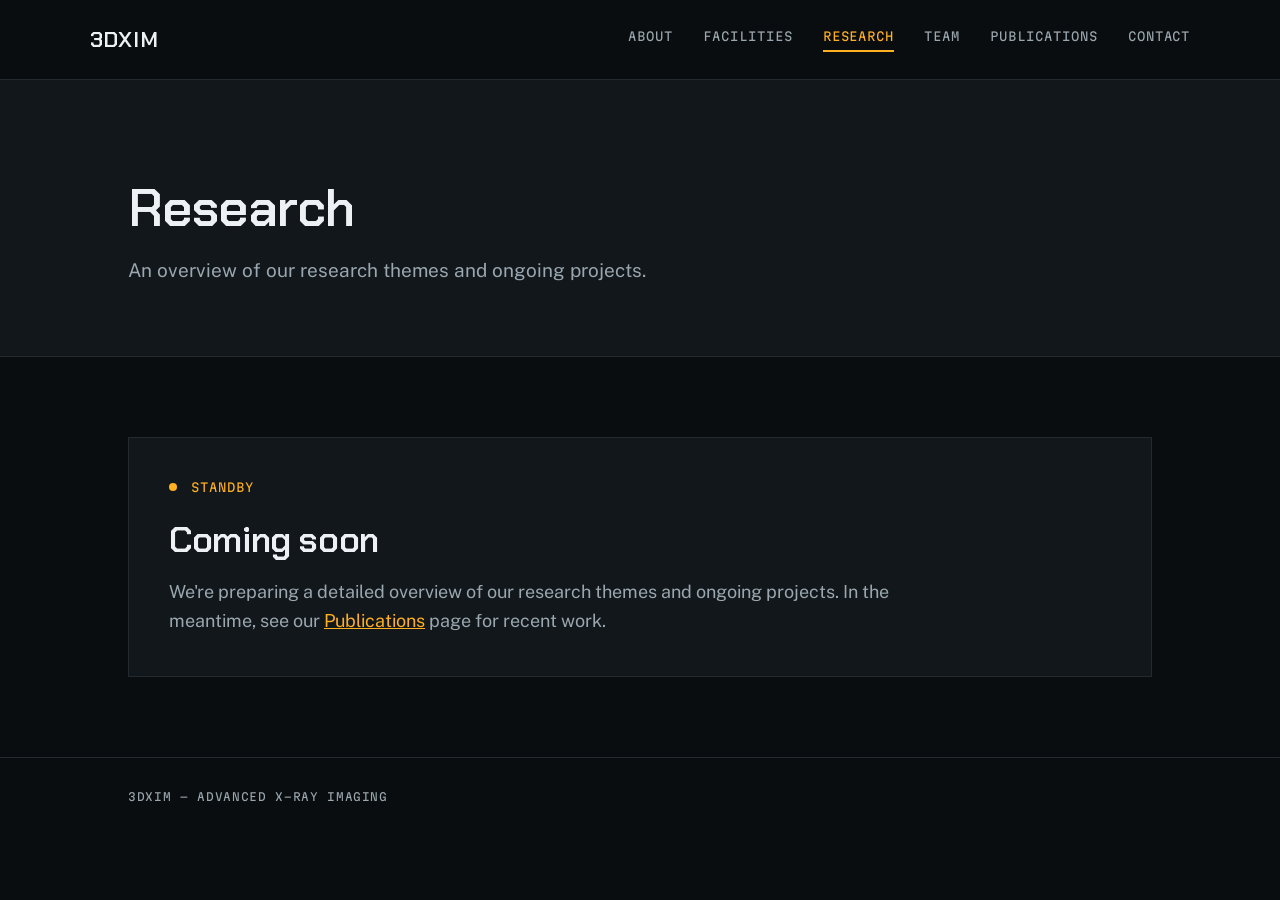
<file: research.html>
<!DOCTYPE html>
<html lang="en">
<head>
    <meta charset="UTF-8">
    <meta name="viewport" content="width=device-width, initial-scale=1.0">

    <title>Research | 3DXIM</title>

    <link rel="preconnect" href="https://fonts.googleapis.com">
    <link rel="preconnect" href="https://fonts.gstatic.com" crossorigin>
    <link href="https://fonts.googleapis.com/css2?family=Chakra+Petch:wght@400;500;600;700&family=Public+Sans:wght@400;500;600;700&family=Martian+Mono:wght@400;500;600&display=swap" rel="stylesheet">

    <link rel="stylesheet" href="styles.css">

    <style>
        .standby {
            display: flex;
            align-items: center;
            gap: 14px;
            font-family: var(--font-mono);
            text-transform: uppercase;
            font-size: 12px;
            letter-spacing: 0.08em;
            color: var(--amber);
            margin-bottom: 22px;
        }

        .standby-dot {
            width: 8px;
            height: 8px;
            border-radius: 50%;
            background: var(--amber);
            box-shadow: 0 0 0 0 var(--amber-soft);
            animation: pulse 2s ease-out infinite;
        }

        @keyframes pulse {
            0% { box-shadow: 0 0 0 0 var(--amber-soft); }
            70% { box-shadow: 0 0 0 10px rgba(255, 176, 32, 0); }
            100% { box-shadow: 0 0 0 0 rgba(255, 176, 32, 0); }
        }

        @media (prefers-reduced-motion: reduce) {
            .standby-dot {
                animation: none;
            }
        }

        .research-panel {
            border: 1px solid var(--line);
            background: var(--bg-panel);
            padding: 40px;
        }

        @media (max-width: 700px) {
            .research-panel {
                padding: 28px;
            }
        }

        @media (max-width: 420px) {
            .research-panel {
                padding: 22px;
            }
        }

        .research-panel p a {
            color: var(--amber);
            text-decoration: underline;
        }
    </style>
</head>

<body>

<nav>
    <div class="logo">
        <a href="index.html">3DXIM</a>
    </div>

    <div class="nav-links">
        <a href="index.html">About</a>
        <a href="facilities.html">Facilities</a>
        <a href="research.html" class="active">Research</a>
        <a href="team.html">Team</a>
        <a href="publications.html">Publications</a>
        <a href="index.html#contact">Contact</a>
    </div>
</nav>

<div class="hero">
    <h1>Research</h1>

    <p>
        An overview of our research themes and ongoing projects.
    </p>
</div>

<section>
    <div class="research-panel">
        <div class="standby">
            <span class="standby-dot" aria-hidden="true"></span>
            Standby
        </div>

        <h2 class="section-title">Coming soon</h2>

        <p class="section-intro" style="margin-bottom: 0;">
            We're preparing a detailed overview of our research themes and
            ongoing projects. In the meantime, see our
            <a href="publications.html">Publications</a> page for recent work.
        </p>
    </div>
</section>

<footer>
    3DXIM — Advanced X-ray Imaging
</footer>

</body>
</html>
</file>
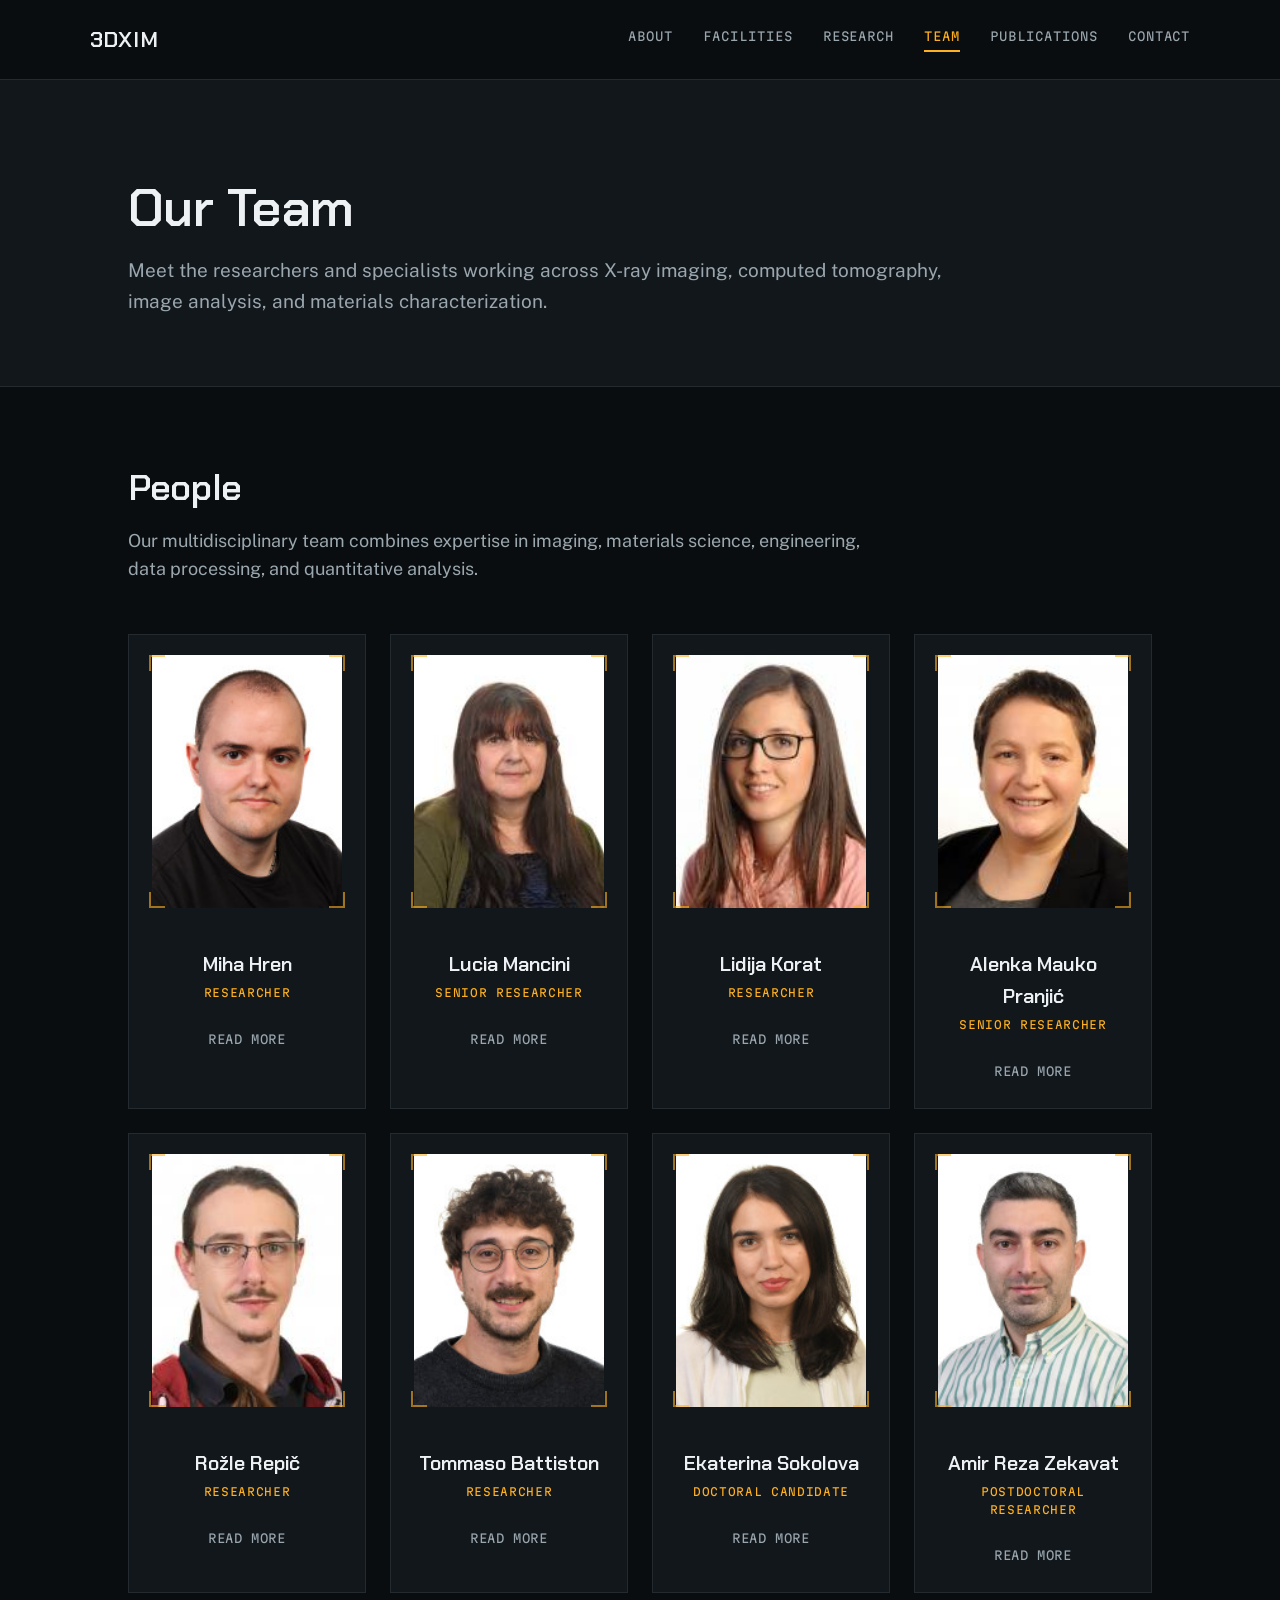
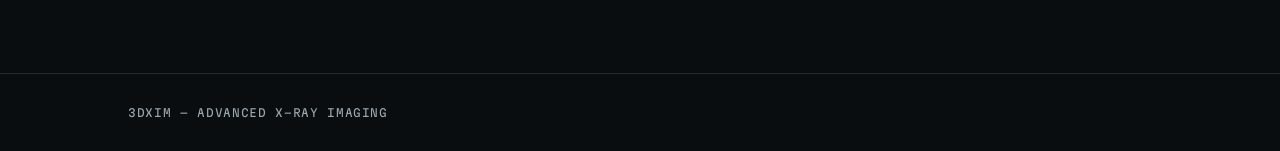
<file: team.html>
<!DOCTYPE html>
<html lang="en">
<head>
    <meta charset="UTF-8">
    <meta name="viewport" content="width=device-width, initial-scale=1.0">

    <title>Team | 3DXIM</title>

    <link rel="preconnect" href="https://fonts.googleapis.com">
    <link rel="preconnect" href="https://fonts.gstatic.com" crossorigin>
    <link href="https://fonts.googleapis.com/css2?family=Chakra+Petch:wght@400;500;600;700&family=Public+Sans:wght@400;500;600;700&family=Martian+Mono:wght@400;500;600&display=swap" rel="stylesheet">

    <link rel="stylesheet" href="styles.css">

    <style>
        .team-grid {
            display: grid;
            grid-template-columns: repeat(4, 1fr);
            gap: 24px;
        }

        .member {
            border: 1px solid var(--line);
            background: var(--bg-panel);
        }

        .member .frame {
            border: none;
            background: none;
            padding: 20px;
        }

        .member .frame::before {
            inset: 20px;
        }

        .member-photo {
            width: 100%;
            max-width: 190px;
            aspect-ratio: 3 / 4;
            object-fit: cover;
            object-position: center 12%;
            display: block;
            margin: 0 auto;
        }

        .member-info {
            padding: 20px 22px 24px;
            text-align: center;
        }

        .member-info h3 {
            font-family: var(--font-display);
            font-weight: 600;
            font-size: 20px;
            margin-bottom: 4px;
        }

        .position {
            font-family: var(--font-mono);
            text-transform: uppercase;
            color: var(--amber);
            font-size: 11px;
            letter-spacing: 0.06em;
            margin-bottom: 14px;
        }

        .member-info p {
            color: var(--text-muted);
            font-size: 15px;
            text-align: left;
        }

        .member-details {
            display: none;
            margin-top: 12px;
        }

        .member.expanded .member-details {
            display: block;
        }

        .read-more {
            margin-top: 16px;
            padding: 0;
            border: none;
            background: none;
            font-family: var(--font-mono);
            text-transform: uppercase;
            letter-spacing: 0.05em;
            color: var(--text-muted);
            font-size: 12px;
            cursor: pointer;
            transition: color 220ms var(--ease);
        }

        .read-more:hover {
            color: var(--amber);
        }

        @media (max-width: 900px) {
            .team-grid {
                grid-template-columns: repeat(2, 1fr);
            }
        }

        @media (max-width: 700px) {
            .team-grid {
                grid-template-columns: 1fr;
            }
        }
    </style>
</head>

<body>

<nav>
    <div class="logo">
        <a href="index.html">3DXIM</a>
    </div>

    <div class="nav-links">
        <a href="index.html">About</a>
        <a href="facilities.html">Facilities</a>
        <a href="research.html">Research</a>
        <a href="team.html" class="active">Team</a>
        <a href="publications.html">Publications</a>
        <a href="index.html#contact">Contact</a>
    </div>
</nav>

<div class="hero">
    <h1>Our Team</h1>

    <p>
        Meet the researchers and specialists working across X-ray imaging,
        computed tomography, image analysis, and materials characterization.
    </p>
</div>

<section>

    <h2 class="section-title">People</h2>

    <p class="section-intro">
        Our multidisciplinary team combines expertise in imaging, materials
        science, engineering, data processing, and quantitative analysis.
    </p>

<div class="team-grid">

        <!-- Miha Hren -->

    <div class="member">

        <div class="frame">
            <img src="Miha.jpeg" alt="Miha Hren" class="member-photo">
        </div>

        <div class="member-info">

            <h3>Miha Hren</h3>
            <div class="position">Researcher</div>

            <div class="member-details">

                <p>
                    Miha is a ...
                </p>

            </div>

            <button class="read-more" aria-expanded="false" onclick="toggleBio(this)">Read more</button>



        </div>

    </div>


    <!-- Lucia Mancini -->

    <div class="member">

        <div class="frame">
            <img src="Lucia.jpeg" alt="Lucia Mancini" class="member-photo">
        </div>

        <div class="member-info">

            <h3>Lucia Mancini</h3>
            <div class="position">Senior Researcher</div>

            <div class="member-details">

                <p>
                    Lucia is ....
                </p>

            </div>

            <button class="read-more" aria-expanded="false" onclick="toggleBio(this)">Read more</button>



        </div>

    </div>


    <!-- Lidija Korat -->

    <div class="member">

        <div class="frame">
            <img src="Lidija.jpeg" alt="Lidija Korat" class="member-photo">
        </div>

        <div class="member-info">

            <h3>Lidija Korat</h3>
            <div class="position">Researcher</div>

            <div class="member-details">

                <p>
                    Lidija is a ...
                </p>

            </div>

            <button class="read-more" aria-expanded="false" onclick="toggleBio(this)">Read more</button>



        </div>

    </div>

    <!-- Alenka Mauko Pranjić -->

    <div class="member">

        <div class="frame">
            <img src="Alenka.jpeg" alt="Alenka Mauko Pranjić" class="member-photo">
        </div>

        <div class="member-info">

            <h3>Alenka Mauko Pranjić</h3>
            <div class="position">Senior Researcher</div>

            <div class="member-details">

                <p>
                    Alenka is a ...
                </p>

            </div>

            <button class="read-more" aria-expanded="false" onclick="toggleBio(this)">Read more</button>



        </div>

    </div>


    <!-- Rožle Repič -->

    <div class="member">

        <div class="frame">
            <img src="Rozle.jpeg" alt="Rožle Repič" class="member-photo">
        </div>

        <div class="member-info">

            <h3>Rožle Repič</h3>
            <div class="position">Researcher</div>

            <div class="member-details">

                <p>
                    Rožle is a ...
                </p>

            </div>

            <button class="read-more" aria-expanded="false" onclick="toggleBio(this)">Read more</button>



        </div>

    </div>


    <!-- Tommaso Battiston -->

    <div class="member">

        <div class="frame">
            <img src="Tommaso.jpeg" alt="Tommaso Battiston" class="member-photo">
        </div>

        <div class="member-info">

            <h3>Tommaso Battiston</h3>
            <div class="position">Researcher</div>

            <div class="member-details">

                <p>
                    Tommaso is a ...
                </p>

            </div>

            <button class="read-more" aria-expanded="false" onclick="toggleBio(this)">Read more</button>



        </div>

    </div>
    <!-- Ekaterina Sokolova -->

    <div class="member">

        <div class="frame">
            <img src="Ekaterina.jpeg" alt="Ekaterina Sokolova" class="member-photo">
        </div>

        <div class="member-info">

            <h3>Ekaterina Sokolova</h3>
            <div class="position">Doctoral Candidate</div>

            <div class="member-details">

                <p>
                    Ekaterina is a PhD student with a background in archaeological sciences,
                    specializing in the scientific study and conservation of cultural heritage
                    materials. Her current research focuses on the optimization and
                    characterization of sustainable materials for cultural heritage
                    conservation, particularly for injection and additive manufacturing
                    applications. She uses X-ray computed tomography as a non-destructive,
                    quantitative technique to investigate internal structure, porosity,
                    cracking, and material behaviour. Her research interests include
                    archaeological and heritage materials, advanced X-ray characterization,
                    3D imaging, sustainable conservation, and additive manufacturing for
                    the restoration of cultural heritage objects.
                </p>

            </div>

            <button class="read-more" aria-expanded="false" onclick="toggleBio(this)">Read more</button>



        </div>

    </div>


    <!-- Amir Reza Zekavat -->

    <div class="member">

        <div class="frame">
            <img src="Zekavat.jpeg" alt="Amir Reza Zekavat" class="member-photo">
        </div>

        <div class="member-info">

            <h3>Amir Reza Zekavat</h3>
            <div class="position">Postdoctoral Researcher</div>

            <div class="member-details">

                <p>
                    Amir is an X-ray imaging engineer working at the Department of Materials,
                    at Slovenian National Building and Civil Engineering Institute (ZAG),
                    since May 2025. After completing a master's degree in mechanical
                    engineering in Sweden in 2013, he completed his PhD studies at
                    Örebro University, Sweden, in 2019. During his doctoral studies, he worked on dimensional metrology,
                    surface characterization, and defect analysis of additively
                    manufactured components using X-ray computed tomography (CT).
                    Following his PhD, he worked as a Postdoctoral Research Associate
                    at University College London (UCL), UK, from 2021 to 2023 in the
                    Advanced X-ray Imaging (AXIm) group within the Department of Medical
                    Physics and Biomedical Engineering. His research focused on
                    state-of-the-art X-ray phase-contrast imaging (XPCI), including CT
                    scanning, reconstruction, and analysis of 3D CT datasets.
                </p>

            </div>

            <button class="read-more" aria-expanded="false" onclick="toggleBio(this)">Read more</button>



        </div>

    </div>


    </div>

</section>

<footer>
    3DXIM — Advanced X-ray Imaging
</footer>
<script>
function toggleBio(button) {
    const member = button.closest('.member');
    member.classList.toggle('expanded');

    const expanded = member.classList.contains('expanded');
    button.setAttribute('aria-expanded', expanded);
    button.textContent = expanded ? 'Read less' : 'Read more';
}
</script>
</body>
</html>
</file>
<file: styles.css>
/* 3DXIM — "Scan Room" design system.
   Shared: tokens, reset, nav, footer, hero, section basics, and the
   instrument-panel utilities (chips, corner-bracket frames) reused
   across pages. Page-specific component styles live in each page's
   own <style> block. */

/* Native cross-document view transitions: smooths the cut between
   pages on nav clicks in browsers that support it (progressive
   enhancement, ignored elsewhere). */
@view-transition {
    navigation: auto;
}

:root {
    --bg: #0a0d10;
    --bg-panel: #12171c;
    --bg-panel-alt: #171d23;
    --line: #232b31;
    --line-strong: #333d44;
    --text: #eef1f3;
    --text-muted: #9aa7ae;
    --amber: #ffb020;
    --amber-soft: rgba(255, 176, 32, 0.16);
    --font-display: 'Chakra Petch', Arial, sans-serif;
    --font-body: 'Public Sans', Arial, sans-serif;
    --font-mono: 'Martian Mono', 'Courier New', monospace;
    --ease: cubic-bezier(0.4, 0, 0.2, 1);
    color-scheme: dark;
}

* {
    margin: 0;
    padding: 0;
    box-sizing: border-box;
}

html {
    background: var(--bg);
}

body {
    font-family: var(--font-body);
    color: var(--text);
    background: var(--bg);
    line-height: 1.6;
}

a {
    color: inherit;
}

::selection {
    background: var(--amber-soft);
    color: var(--text);
}

:focus-visible {
    outline: 2px solid var(--amber);
    outline-offset: 3px;
}

nav {
    display: flex;
    justify-content: space-between;
    align-items: center;
    padding: 22px 7%;
    background: var(--bg);
    border-bottom: 1px solid var(--line);
}

.logo a {
    font-family: var(--font-display);
    font-size: 22px;
    font-weight: 600;
    letter-spacing: 0.04em;
    color: var(--text);
    text-decoration: none;
}

.nav-links {
    display: flex;
    align-items: center;
    flex-wrap: wrap;
}

.nav-links a {
    font-family: var(--font-mono);
    text-transform: uppercase;
    color: var(--text-muted);
    text-decoration: none;
    margin-left: 30px;
    font-size: 12px;
    letter-spacing: 0.08em;
    position: relative;
    padding-bottom: 6px;
    transition: color 220ms var(--ease);
}

.nav-links a::after {
    content: '';
    position: absolute;
    left: 0;
    right: 0;
    bottom: 0;
    height: 2px;
    background: var(--amber);
    transform: scaleX(0);
    transform-origin: left;
    transition: transform 220ms var(--ease);
}

.nav-links a:hover {
    color: var(--text);
}

.nav-links a:hover::after {
    transform: scaleX(1);
}

.nav-links a.active {
    color: var(--amber);
}

.nav-links a.active::after {
    transform: scaleX(1);
}

.hero {
    padding: 100px 10% 70px;
    background: var(--bg-panel);
    border-bottom: 1px solid var(--line);
}

.hero h1 {
    font-family: var(--font-display);
    font-weight: 600;
    letter-spacing: -0.01em;
    font-size: 52px;
    line-height: 1.1;
    margin-bottom: 18px;
}

.hero p {
    max-width: 68ch;
    font-size: 19px;
    color: var(--text-muted);
}

section {
    padding: 80px 10%;
}

.section-title {
    font-family: var(--font-display);
    font-weight: 600;
    letter-spacing: -0.01em;
    font-size: 36px;
    line-height: 1.15;
    margin-bottom: 18px;
}

.section-intro {
    max-width: 70ch;
    color: var(--text-muted);
    font-size: 18px;
    margin-bottom: 50px;
}

/* Instrument-readout chip: real numbers only. */
.chip {
    display: inline-flex;
    align-items: baseline;
    gap: 8px;
    font-family: var(--font-mono);
    font-size: 12px;
    letter-spacing: 0.02em;
    color: var(--text-muted);
    background: var(--bg-panel-alt);
    border: 1px solid var(--line-strong);
    padding: 10px 14px;
}

.chip strong {
    color: var(--amber);
    font-weight: 600;
    font-size: 14px;
}

/* Corner-bracket frame: wrap an <img> or placeholder block in
   <div class="frame">. Four amber reticle corners, brighten on hover. */
.frame {
    position: relative;
    padding: 8px;
    border: 1px solid var(--line);
    background: var(--bg-panel);
}

.frame::before {
    content: '';
    position: absolute;
    inset: 8px;
    pointer-events: none;
    opacity: 0.6;
    transition: opacity 220ms var(--ease);
    background:
        linear-gradient(var(--amber), var(--amber)) 0 0/16px 2px no-repeat,
        linear-gradient(var(--amber), var(--amber)) 0 0/2px 16px no-repeat,
        linear-gradient(var(--amber), var(--amber)) 100% 0/16px 2px no-repeat,
        linear-gradient(var(--amber), var(--amber)) 100% 0/2px 16px no-repeat,
        linear-gradient(var(--amber), var(--amber)) 0 100%/16px 2px no-repeat,
        linear-gradient(var(--amber), var(--amber)) 0 100%/2px 16px no-repeat,
        linear-gradient(var(--amber), var(--amber)) 100% 100%/16px 2px no-repeat,
        linear-gradient(var(--amber), var(--amber)) 100% 100%/2px 16px no-repeat;
}

.frame:hover::before,
.frame:focus-within::before {
    opacity: 1;
}

.frame img {
    display: block;
    width: 100%;
}

.btn {
    display: inline-flex;
    align-items: center;
    gap: 10px;
    font-family: var(--font-mono);
    text-transform: uppercase;
    font-size: 13px;
    letter-spacing: 0.06em;
    color: var(--text);
    text-decoration: none;
    border: 1px solid var(--line-strong);
    padding: 14px 22px;
    transition: border-color 220ms var(--ease), color 220ms var(--ease);
}

.btn:hover {
    border-color: var(--amber);
    color: var(--amber);
}

footer {
    padding: 30px 10%;
    background: var(--bg);
    border-top: 1px solid var(--line);
    color: var(--text-muted);
    font-family: var(--font-mono);
    text-transform: uppercase;
    letter-spacing: 0.06em;
    font-size: 11px;
}

@media (max-width: 700px) {
    nav {
        flex-direction: column;
        align-items: flex-start;
        gap: 16px;
    }

    .nav-links {
        row-gap: 12px;
    }

    .nav-links a {
        margin-left: 0;
        margin-right: 20px;
    }

    .hero {
        padding: 70px 7% 50px;
    }

    .hero h1 {
        font-size: 36px;
    }

    section {
        padding: 60px 7%;
    }

    .section-title {
        font-size: 28px;
    }

    .chip {
        font-size: 11px;
        padding: 8px 12px;
    }
}

@media (max-width: 420px) {
    .logo a {
        font-size: 19px;
    }

    .nav-links a {
        font-size: 11px;
        margin-right: 16px;
    }

    .hero {
        padding: 56px 6% 40px;
    }

    .hero h1 {
        font-size: 30px;
    }

    .hero p {
        font-size: 16px;
    }

    section {
        padding: 48px 6%;
    }

    .section-title {
        font-size: 24px;
    }

    .section-intro {
        font-size: 16px;
        margin-bottom: 36px;
    }
}
</file>
